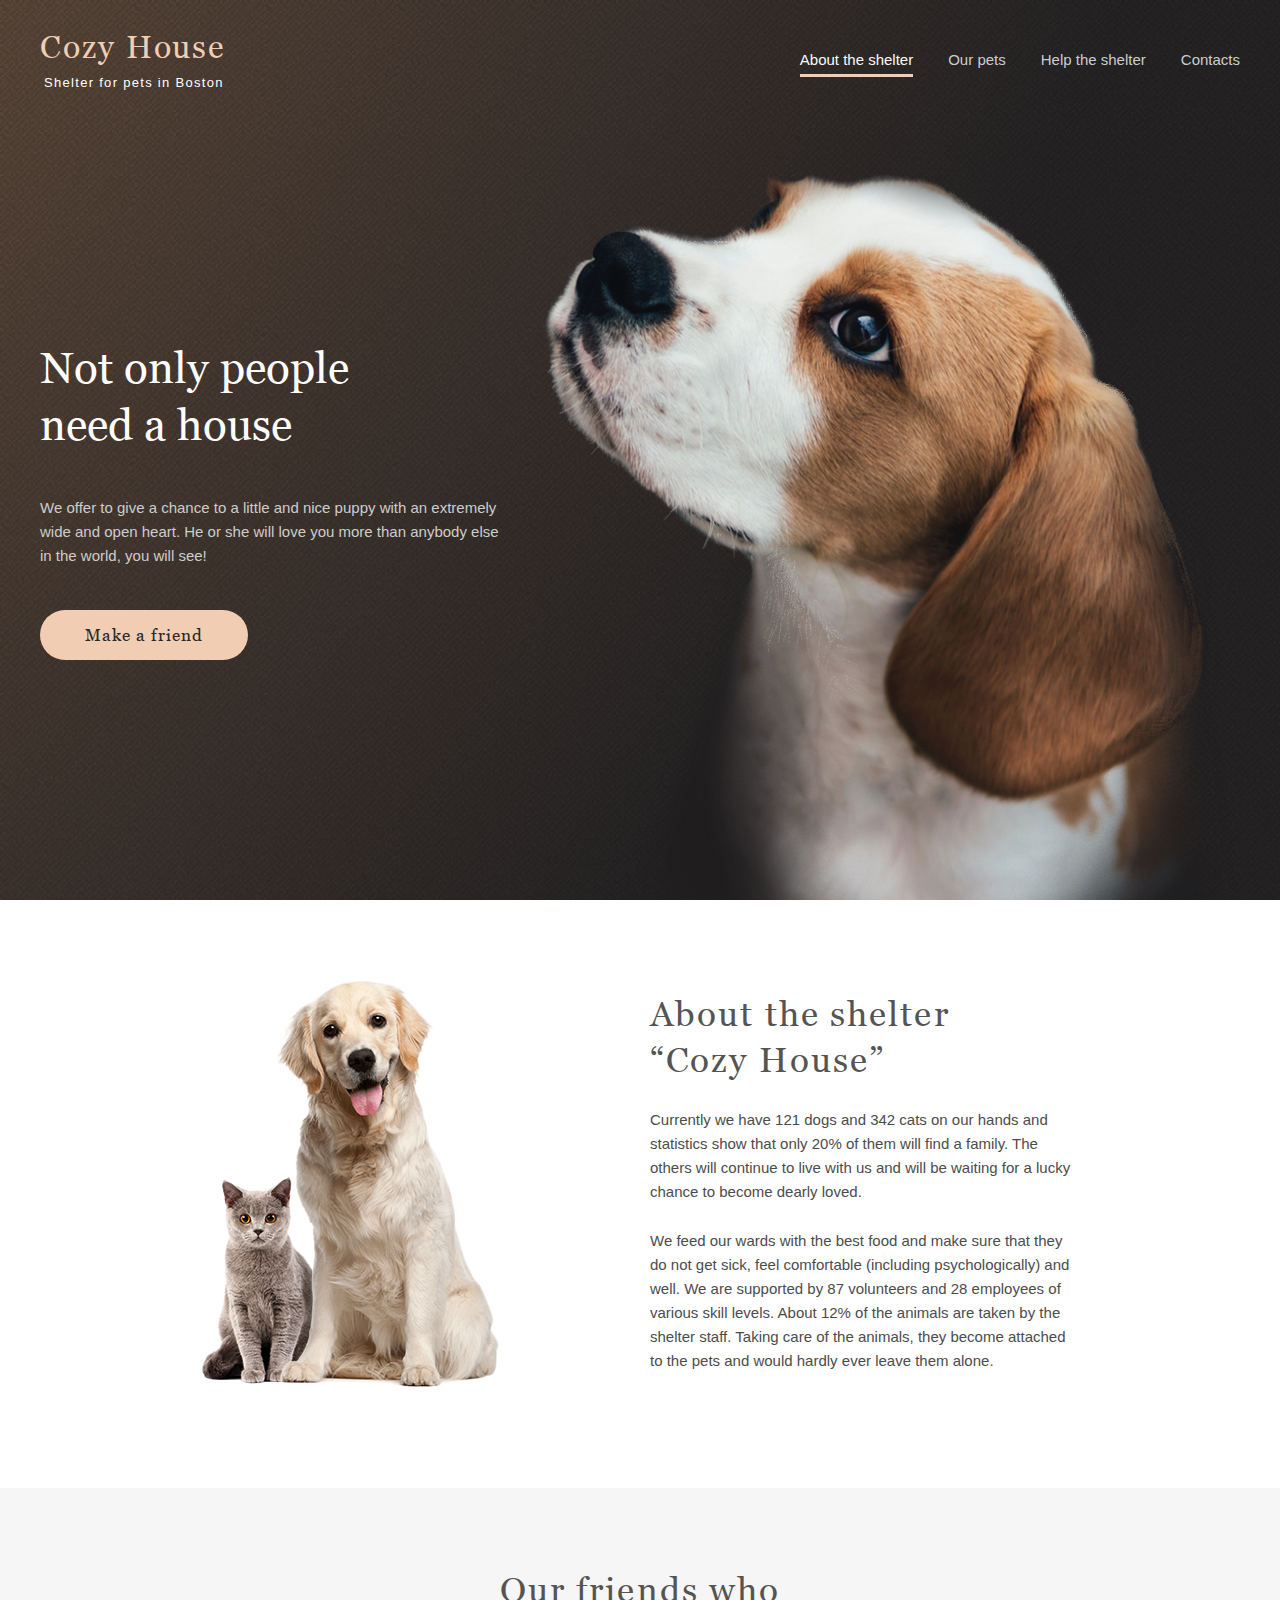
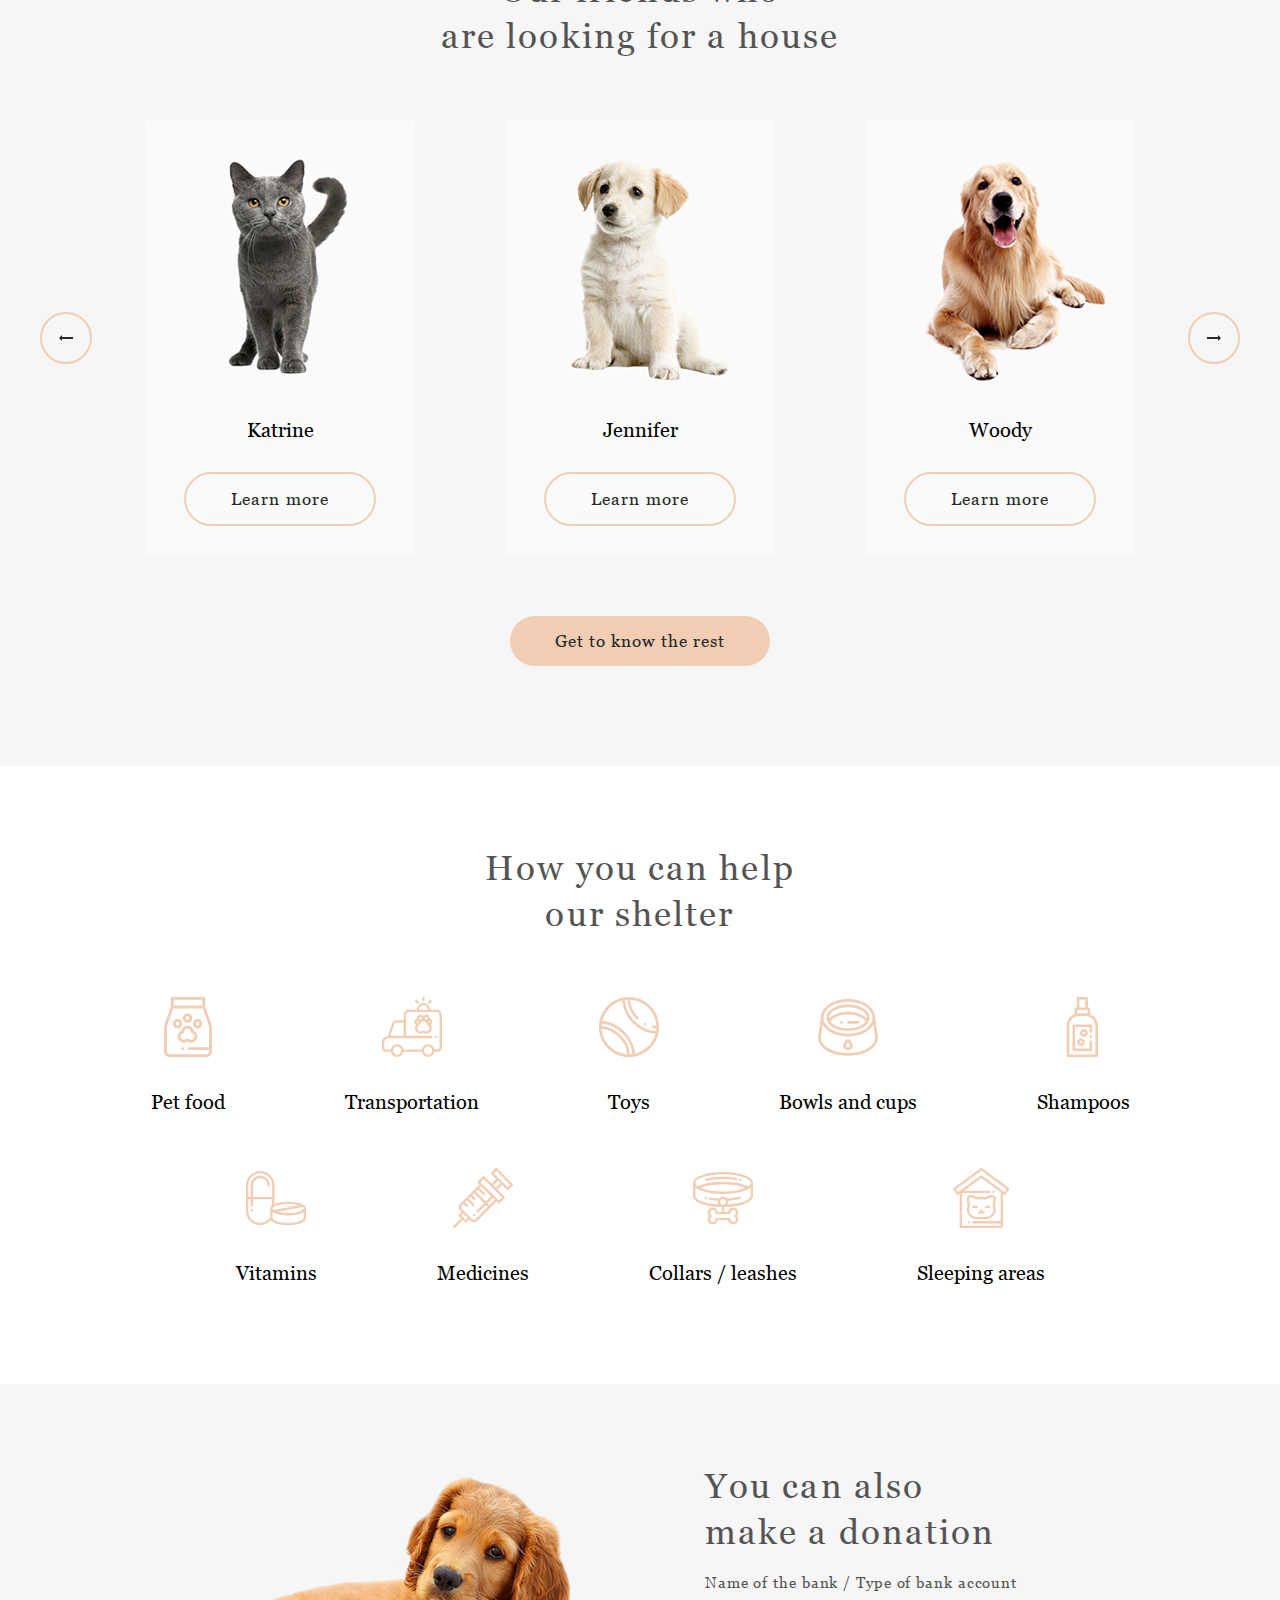
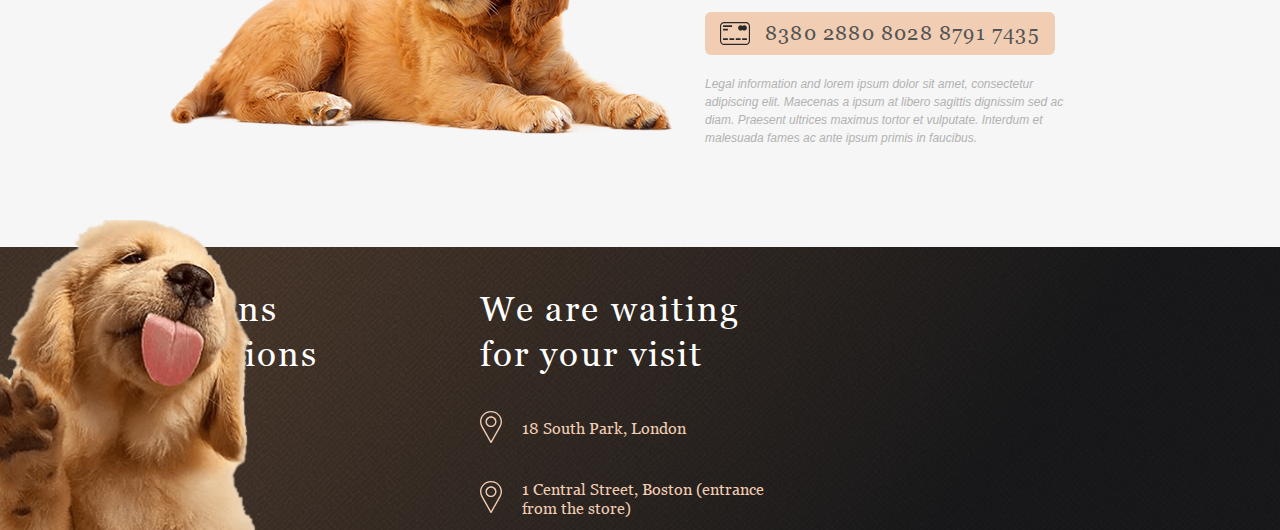
<file: index.html>
<!DOCTYPE html>
<html lang="en">

<head>
    <meta charset="UTF-8">
    <meta http-equiv="X-UA-Compatible" content="IE=edge">
    <meta name="viewport" content="width=device-width, initial-scale=1.0">
    <title>Document</title>
    <link rel="stylesheet" href="assets/css/main.css">
    <link rel="icon" href="assets/favicon/favicon.ico">
</head>

<body>
    <div class="wrapper">
        <header class="header">
            <div class="header__container">
                <div class="header__logo logo">
                    <a class="logo__link" href="#no_scroll">
                        <div class="logo__title">Cozy House</div>
                        <div class="logo__subtitle">Shelter for pets in Boston</div>
                    </a>
                </div>
                <nav class="header__menu menu">
                    <ul class="menu__list">
                        <li class="menu__item"><a class="menu__link menu__link_active" href="">About the shelter</a>
                        </li>
                        <li class="menu__item"><a class="menu__link" href="../pets/index.html">Our pets</a></li>
                        <li class="menu__item"><a class="menu__link" href="#help">Help the shelter</a></li>
                        <li class="menu__item"><a class="menu__link" href="#footer">Contacts</a></li>
                    </ul>
                </nav>
                <button class="header__burger" type="button"></button>
            </div>
        </header>

        <main class="page">
            <section class="page__promo promo">
                <div class="promo__container">
                    <div class="promo__content">
                        <h1 class="promo__title">Not only people need a house</h1>
                        <p class="promo__text">We offer to give a chance to a little and nice puppy with an extremely
                            wide and open heart. He or she will love you more than anybody else in the world, you will
                            see!</p>
                        <a class="promo__button button button_filled" href="#friends">Make a friend</a>
                    </div>
                    <div class="promo__image">
                        <img src="../../assets/images/puppy.png" alt="puppy">
                    </div>
                </div>
            </section>
            <section class="page__about about">
                <div class="about__container">
                    <div class="about__image">
                        <img src="../../assets/images/about-pets.png" alt="pets">
                    </div>
                    <div class="about__content">
                        <h2 class="about__title title">About the shelter “Cozy House”</h2>
                        <p class="about__text">Currently we have 121 dogs and 342 cats on our hands and statistics show
                            that only 20% of them will find a family. The others will continue to live with us and will
                            be waiting for a lucky chance to become dearly loved.</p>
                        <p class="about__text">We feed our wards with the best food and make sure that they do not get
                            sick, feel comfortable (including psychologically) and well. We are supported by 87
                            volunteers and 28 employees of various skill levels. About 12% of the animals are taken by
                            the shelter staff. Taking care of the animals, they become attached to the pets and would
                            hardly ever leave them alone.</p>
                    </div>
                </div>
            </section>
            <section class="page__friends friends" id="friends">
                <div class="friends__container">
                    <h2 class="friends__title title">Our friends who<br> are looking for a house</h2>
                    <div class="friends__slider">
                        <div class="friends__slider-wrapper">
                            <div class="friends__slider-slide">
                                <div class="pet-item">
                                    <div class="pet-item__image">
                                        <img src="../../assets/images/pets-katrine.png" alt="Katrine">
                                    </div>
                                    <div class="pet-item__name">Katrine</div>
                                    <button class="pet-item__button button button_outlined">Learn more</button>
                                </div>
                            </div>
                            <div class="friends__slider-slide">
                                <div class="pet-item">
                                    <div class="pet-item__image">
                                        <img src="../../assets/images/pets-jennifer.png" alt="Jennifer">
                                    </div>
                                    <div class="pet-item__name">Jennifer</div>
                                    <button class="pet-item__button button button_outlined">Learn more</button>
                                </div>
                            </div>
                            <div class="friends__slider-slide">
                                <div class="pet-item">
                                    <div class="pet-item__image">
                                        <img src="../../assets/images/pets-woody.png" alt="Katrine">
                                    </div>
                                    <div class="pet-item__name">Woody</div>
                                    <button class="pet-item__button button button_outlined">Learn more</button>
                                </div>
                            </div>
                        </div>
                        <div class="friends__slider-button-prev">
                            <img src="../../assets/images/arrow_prev.svg" alt="prev">
                        </div>
                        <div class="friends__slider-button-next">
                            <img src="../../assets/images/arrow_next.svg" alt="next">
                        </div>
                    </div>
                    <a class="friends__button button button_filled" href="../pets/index.html">Get to know the rest</a>
            </section>

            <section class="page__help help" id="help">
                <div class="help__container">
                    <h2 class="help__title title">How you can help <span>our shelter</span></h2>
                    <div class="help__list">
                        <div class="help__item item-help">
                            <div class="item-help__icon">
                                <svg width="60" height="60" viewBox="0 0 60 60" fill="none"
                                    xmlns="http://www.w3.org/2000/svg">
                                    <path
                                        d="M52.8978 25.4978L47.1429 9.7473V1.42852C47.1429 0.639609 46.5032 0 45.7144 0H14.2858C13.4969 0 12.8573 0.639727 12.8573 1.42852V9.74719L7.10214 25.4978C6.41927 27.3636 6.07039 29.335 6.07147 31.3219V55.0765C6.07147 57.7913 8.28011 60 10.995 60H49.005C51.7199 60 53.9285 57.7913 53.9285 55.0765V31.3219C53.9285 29.329 53.5817 27.3694 52.8978 25.4978ZM15.7142 2.85715H44.2857V8.57145H15.7142V2.85715ZM51.0715 50.1321H30.9077C30.1188 50.1321 29.4792 50.7718 29.4792 51.5606C29.4792 52.3495 30.1189 52.9891 30.9077 52.9891H51.0715V55.0763C51.0715 56.2157 50.1445 57.1427 49.005 57.1427H10.995C9.85558 57.1427 8.92862 56.2158 8.92862 55.0763V31.3219C8.92774 29.6695 9.21788 28.03 9.78573 26.4783L15.2848 11.4286H44.7152L50.2142 26.4783C50.7821 28.03 51.0722 29.6695 51.0714 31.3219L51.0715 50.1321Z"
                                        fill="#F1CDB3" />
                                    <path
                                        d="M35.6169 33.805C35.1505 30.8772 32.6078 28.632 29.5505 28.632C26.4932 28.632 23.9504 30.8772 23.484 33.805C21.067 34.7989 19.4857 37.2756 19.6899 39.9659C19.9175 42.9637 22.3506 45.392 25.349 45.6148C26.5071 45.7011 27.6572 45.4628 28.6751 44.9259C29.2315 44.6328 29.8697 44.6326 30.4256 44.926C31.3085 45.3908 32.2914 45.6331 33.2891 45.632C33.4429 45.632 33.5974 45.6263 33.7516 45.6149C36.7502 45.3923 39.1832 42.9638 39.411 39.966C39.6152 37.2756 38.0339 34.7989 35.6169 33.805ZM36.562 39.7495C36.4405 41.35 35.1415 42.6466 33.5402 42.7655C32.9176 42.8126 32.3013 42.6851 31.7586 42.3986C31.0781 42.0394 30.3201 41.8517 29.5506 41.8517C28.781 41.8517 28.0231 42.0394 27.3425 42.3986C26.7999 42.6849 26.1849 42.8123 25.5608 42.7655C23.9597 42.6467 22.6606 41.3501 22.5391 39.7495C22.4143 38.1062 23.5296 36.6124 25.1331 36.2746C25.4588 36.206 25.7503 36.0259 25.9573 35.7653C26.1643 35.5047 26.2739 35.18 26.2671 34.8473L26.2648 34.775C26.2648 32.9632 27.7386 31.4893 29.5505 31.4893C31.3623 31.4893 32.8362 32.9632 32.8362 34.7698L32.834 34.8473C32.827 35.1801 32.9366 35.5048 33.1436 35.7654C33.3507 36.026 33.6423 36.2061 33.968 36.2746C35.5717 36.6124 36.6868 38.1062 36.562 39.7495Z"
                                        fill="#F1CDB3" />
                                    <path
                                        d="M29.5506 25.7751C32.1108 25.7751 34.1934 23.6924 34.1934 21.1322C34.1934 18.572 32.1108 16.4893 29.5506 16.4893C26.9904 16.4893 24.9077 18.5721 24.9077 21.1322C24.9077 23.6923 26.9906 25.7751 29.5506 25.7751ZM29.5506 19.3465C30.5353 19.3465 31.3363 20.1475 31.3363 21.1322C31.3363 22.1169 30.5353 22.9179 29.5506 22.9179C28.5659 22.9179 27.7649 22.1169 27.7649 21.1322C27.7649 20.1475 28.566 19.3465 29.5506 19.3465Z"
                                        fill="#F1CDB3" />
                                    <path
                                        d="M24.1935 26.6561C24.1935 24.0959 22.1107 22.0132 19.5506 22.0132C16.9905 22.0132 14.9078 24.096 14.9078 26.6561C14.9078 29.2162 16.9904 31.2989 19.5506 31.2989C22.1108 31.2989 24.1935 29.2162 24.1935 26.6561ZM19.5506 28.4418C18.5659 28.4418 17.7649 27.6408 17.7649 26.6561C17.7649 25.6714 18.5659 24.8704 19.5506 24.8704C20.5353 24.8704 21.3363 25.6714 21.3363 26.6561C21.3363 27.6408 20.5352 28.4418 19.5506 28.4418Z"
                                        fill="#F1CDB3" />
                                    <path
                                        d="M39.5506 22.0131C36.9904 22.0131 34.9077 24.0959 34.9077 26.656C34.9077 29.216 36.9906 31.2988 39.5506 31.2988C42.1107 31.2988 44.1934 29.2162 44.1934 26.656C44.1934 24.0958 42.1107 22.0131 39.5506 22.0131ZM39.5506 28.4418C38.5658 28.4418 37.7649 27.6408 37.7649 26.6561C37.7649 25.6714 38.5659 24.8704 39.5506 24.8704C40.5353 24.8704 41.3363 25.6714 41.3363 26.6561C41.3363 27.6408 40.5353 28.4418 39.5506 28.4418Z"
                                        fill="#F1CDB3" />
                                    <path
                                        d="M24.6934 50.1322H24.3465C23.5576 50.1322 22.918 50.7719 22.918 51.5607C22.918 52.3496 23.5577 52.9892 24.3465 52.9892H24.6934C25.4823 52.9892 26.1219 52.3495 26.1219 51.5607C26.122 50.7719 25.4824 50.1322 24.6934 50.1322Z"
                                        fill="#F1CDB3" />
                                </svg>
                            </div>
                            <div class="item-help__title">Pet food</div>
                        </div>
                        <div class="help__item item-help">
                            <div class="item-help__icon">
                                <svg width="61" height="60" viewBox="0 0 61 60" fill="none"
                                    xmlns="http://www.w3.org/2000/svg">
                                    <path
                                        d="M56.0044 12.7115H48.9814V12.5095C48.9814 8.87665 46.026 5.92118 42.3932 5.92118C38.7603 5.92118 35.8049 8.87665 35.8049 12.5095V12.7115H27.5571C24.8414 12.7115 22.6321 14.9209 22.6321 17.6365V23.2009H15.2458C13.4838 23.2009 11.9176 24.2562 11.2558 25.8893C11.2462 25.9133 11.2373 25.9375 11.2291 25.962L6.96808 38.8689C6.9294 38.8919 6.88007 38.9191 6.81866 38.9498C6.57503 39.0714 6.11929 39.2568 5.33507 39.4484C4.09062 39.7499 2.9839 40.4616 2.19323 41.4688C1.40255 42.4759 0.973964 43.72 0.976513 45.0004V51.0987C0.976513 53.1406 2.63765 54.8018 4.67952 54.8018L9.90374 54.802C10.4553 57.7562 13.0514 59.9999 16.1632 59.9999C19.2749 59.9999 21.8709 57.7561 22.4226 54.8021L40.8472 54.8024C41.3989 57.7564 43.9949 59.9999 47.1066 59.9999C50.2181 59.9999 52.8141 57.7565 53.3659 54.8026L56.6836 54.8027C59.2232 54.8027 60.9294 53.0963 60.9294 50.5568V20.08C60.9294 13.4295 57.4851 12.7115 56.0044 12.7115ZM38.1486 12.5095C38.1486 10.169 40.0527 8.26493 42.3932 8.26493C44.7336 8.26493 46.6377 10.169 46.6377 12.5095V12.7115H38.1486V12.5095ZM13.4413 26.7379C13.591 26.3833 13.8422 26.0809 14.1632 25.8686C14.4842 25.6563 14.8609 25.5436 15.2457 25.5447H22.6319V38.8266H9.45022L13.4413 26.7379ZM16.1632 57.6562C13.9435 57.6562 12.1377 55.8504 12.1377 53.6307C12.1377 53.6033 12.1392 53.5762 12.1398 53.5488C12.1406 53.5069 12.1408 53.465 12.143 53.4234C12.1433 53.4168 12.1441 53.4104 12.1445 53.4038C12.2626 51.2894 14.02 49.6052 16.1632 49.6052C18.1026 49.6052 19.7262 50.9841 20.105 52.8129L20.1067 52.82C20.1194 52.882 20.1305 52.9445 20.1403 53.0076L20.1422 53.018C20.1492 53.0638 20.1544 53.1101 20.1598 53.1564C20.1622 53.1775 20.1656 53.1983 20.1677 53.2194C20.1714 53.2554 20.1734 53.2921 20.176 53.3285C20.1784 53.3602 20.1817 53.3916 20.1833 53.4235C20.185 53.4563 20.185 53.4896 20.1858 53.5226C20.1867 53.5586 20.1885 53.5944 20.1885 53.6306C20.1887 55.8504 18.3828 57.6562 16.1632 57.6562ZM47.1066 57.6562C44.8869 57.6562 43.081 55.8504 43.081 53.6307C43.081 53.5783 43.083 53.5263 43.085 53.4743C43.0856 53.4576 43.0855 53.4405 43.0863 53.4238C43.0883 53.3852 43.0921 53.3471 43.0951 53.3088C43.0975 53.2791 43.0989 53.2491 43.1019 53.2196C43.1032 53.207 43.1053 53.1947 43.1066 53.1823C43.1202 53.06 43.1386 52.939 43.163 52.8203C43.1637 52.8168 43.1646 52.8134 43.1654 52.8099C43.5455 50.9826 45.168 49.6053 47.1066 49.6053C47.6614 49.6053 48.1905 49.7181 48.6719 49.9222C50.1163 50.5341 51.1319 51.966 51.1319 53.6308C51.1319 55.8504 49.3262 57.6562 47.1066 57.6562ZM56.6836 52.4588L53.3678 52.4587C53.3639 52.4379 53.3589 52.4175 53.3548 52.3968C53.3272 52.2591 53.2954 52.1222 53.2595 51.9864C53.2435 51.927 53.2267 51.8679 53.209 51.809C53.198 51.7724 53.1872 51.7358 53.1757 51.6994C53.156 51.6382 53.1353 51.5772 53.1137 51.5166C53.1022 51.4842 53.0913 51.4513 53.0793 51.4191C53.0531 51.3492 53.0257 51.2799 52.997 51.211C52.988 51.1892 52.9798 51.1669 52.9705 51.1452C52.9318 51.0542 52.891 50.9641 52.8482 50.875C52.8428 50.8639 52.8369 50.8532 52.8315 50.8422C52.7941 50.7656 52.7552 50.6897 52.7148 50.6146C52.6999 50.5871 52.6841 50.5602 52.6689 50.5329C52.6367 50.4749 52.6036 50.4175 52.5696 50.3606C52.5511 50.3297 52.5319 50.2995 52.5128 50.2689C52.4605 50.1846 52.4061 50.1016 52.3495 50.0201C52.2939 49.9395 52.2365 49.8602 52.1773 49.7821C52.1403 49.7337 52.1026 49.6858 52.0643 49.6385C52.0414 49.6102 52.0189 49.5819 51.9956 49.554C51.9539 49.5043 51.9114 49.4553 51.8682 49.4069C51.8469 49.383 51.8262 49.3585 51.8045 49.3349C51.7507 49.2763 51.6958 49.2188 51.6398 49.1623C51.6278 49.1501 51.6163 49.1374 51.6041 49.1253C51.535 49.0563 51.4644 48.989 51.3922 48.9233C51.3769 48.9092 51.3608 48.896 51.3452 48.882C51.2887 48.8315 51.2316 48.7815 51.1732 48.7329C51.1476 48.7116 51.1213 48.6912 51.0954 48.6704C51.046 48.6304 50.996 48.5911 50.9455 48.5525C50.9157 48.53 50.8856 48.5081 50.8555 48.4861C50.7281 48.3927 50.5972 48.3043 50.463 48.221C50.4302 48.2004 50.3973 48.1802 50.364 48.1602C50.3121 48.1292 50.2596 48.0993 50.2068 48.0698C50.1743 48.0516 50.1419 48.0331 50.1091 48.0155C50.0517 47.9847 49.9935 47.9553 49.935 47.9262C49.9059 47.9117 49.8772 47.8966 49.8479 47.8826C49.7713 47.8461 49.694 47.8111 49.616 47.7776C49.6041 47.7725 49.5923 47.7667 49.5803 47.7616C49.4896 47.7233 49.398 47.6871 49.3056 47.6531C49.2792 47.6433 49.2524 47.6348 49.2258 47.6254C49.1594 47.602 49.093 47.5789 49.0257 47.5575C48.9905 47.5464 48.9548 47.5363 48.9193 47.5258C48.8597 47.5081 48.7999 47.4906 48.7396 47.4746C48.7009 47.4643 48.662 47.4549 48.623 47.4453C48.5245 47.421 48.4254 47.3992 48.3259 47.3798C48.2669 47.3684 48.2078 47.3578 48.1485 47.348C48.1078 47.3413 48.0671 47.3345 48.0262 47.3287C47.9646 47.3199 47.9028 47.3121 47.841 47.3051C47.8017 47.3006 47.7626 47.2956 47.7231 47.2919C47.6545 47.2856 47.5859 47.2803 47.5172 47.2762C47.4835 47.2741 47.4503 47.271 47.4165 47.2694C47.3132 47.2643 47.2098 47.2617 47.1064 47.2615C47.0025 47.2615 46.8991 47.2645 46.7964 47.2694C46.7626 47.271 46.7292 47.2741 46.6956 47.2762C46.6268 47.2806 46.5581 47.2853 46.4899 47.2919C46.4503 47.2958 46.4112 47.3007 46.3718 47.3052C46.3099 47.3124 46.2482 47.3199 46.1869 47.3288C46.1459 47.3348 46.105 47.3415 46.0642 47.3483C45.9641 47.3649 45.8644 47.3838 45.7651 47.4049C45.7068 47.4175 45.6486 47.431 45.5906 47.4453C45.5512 47.4549 45.512 47.4645 45.473 47.4748C45.4132 47.4906 45.354 47.5079 45.295 47.5254C45.2589 47.5362 45.2225 47.5464 45.1867 47.5578C45.121 47.5788 45.0556 47.601 44.9906 47.6242C44.9627 47.6341 44.9345 47.6431 44.9067 47.6534C44.8146 47.6874 44.7234 47.7233 44.6334 47.7613C44.6185 47.7677 44.604 47.7747 44.5891 47.7812C44.514 47.8136 44.4395 47.847 44.3659 47.8822C44.3348 47.897 44.3045 47.913 44.2737 47.9283C44.2172 47.9566 44.1607 47.9849 44.1051 48.0147C44.0708 48.0331 44.0369 48.0524 44.003 48.0715C43.9518 48.1001 43.901 48.1293 43.8506 48.1592C43.7321 48.2304 43.6158 48.3051 43.5019 48.3833C43.4545 48.416 43.4076 48.4494 43.3611 48.4835C43.3291 48.5068 43.297 48.53 43.2655 48.5539C43.2173 48.5904 43.1701 48.6281 43.123 48.6659C43.0946 48.6888 43.0659 48.711 43.0379 48.7343C42.9838 48.7795 42.9308 48.826 42.8782 48.8727C42.8586 48.8901 42.8386 48.9069 42.8193 48.9244C42.7481 48.9892 42.6785 49.0556 42.6104 49.1235C42.5932 49.1406 42.5769 49.1587 42.5598 49.176C42.5093 49.2276 42.4591 49.2795 42.4103 49.3328C42.3859 49.3595 42.3623 49.387 42.3384 49.414C42.2982 49.4594 42.2583 49.5049 42.2194 49.5514C42.1941 49.5817 42.1694 49.6126 42.1447 49.6434C42.1086 49.6881 42.073 49.7331 42.0381 49.7788C41.9544 49.889 41.8742 50.0018 41.7975 50.1169C41.7655 50.165 41.7346 50.2137 41.704 50.2627C41.683 50.2962 41.6618 50.3296 41.6415 50.3635C41.6099 50.4161 41.5796 50.4695 41.5496 50.5232C41.5321 50.5545 41.5139 50.5854 41.4968 50.6172C41.4607 50.684 41.4264 50.752 41.3927 50.8202C41.3832 50.8394 41.373 50.858 41.3638 50.8774C41.3216 50.965 41.2815 51.0536 41.2434 51.143C41.2318 51.1703 41.2214 51.1982 41.2102 51.2258C41.1843 51.2889 41.1587 51.3523 41.1348 51.4165C41.1214 51.4524 41.1094 51.4887 41.0966 51.5247C41.0764 51.5817 41.057 51.6389 41.0384 51.6964C41.0258 51.7355 41.0142 51.7751 41.0024 51.8146C40.9736 51.911 40.9471 52.008 40.923 52.1056C40.9091 52.162 40.8961 52.2187 40.8837 52.2758C40.8746 52.3171 40.8657 52.3585 40.8575 52.4001C40.8537 52.4198 40.8489 52.4391 40.8452 52.4588L22.4241 52.4585C22.4202 52.4382 22.4154 52.4181 22.4114 52.3979C22.4035 52.3578 22.3949 52.3181 22.3863 52.2783C22.3523 52.1215 22.3122 51.9659 22.2662 51.8122C22.2548 51.774 22.2435 51.7358 22.2314 51.6978C22.2124 51.6389 22.1926 51.5804 22.1719 51.5221C22.1596 51.4872 22.1477 51.452 22.1348 51.4174C22.1104 51.3522 22.0848 51.2875 22.0581 51.2232C22.0473 51.1967 22.0372 51.1697 22.026 51.1435C21.9878 51.0538 21.9476 50.965 21.9053 50.8771C21.8967 50.8594 21.8873 50.8423 21.8787 50.8247C21.8444 50.7548 21.8089 50.6855 21.772 50.6169C21.7554 50.5859 21.7376 50.5556 21.7203 50.525C21.6899 50.4707 21.6593 50.4166 21.6273 50.3634C21.6071 50.3297 21.5862 50.2968 21.5654 50.2636C21.5347 50.2143 21.5034 50.1654 21.4713 50.1169C21.3946 50.0019 21.3144 49.8893 21.2309 49.7792C21.196 49.7335 21.1604 49.6885 21.1243 49.6438C21.0995 49.613 21.0748 49.582 21.0494 49.5516C21.0105 49.5055 20.971 49.4598 20.9309 49.4147C20.9067 49.3876 20.883 49.3599 20.8585 49.3331C20.8103 49.2803 20.7606 49.2289 20.7105 49.1778C20.693 49.1599 20.6762 49.1413 20.6584 49.1238C20.5904 49.0559 20.5209 48.9897 20.4499 48.925C20.4302 48.907 20.4096 48.89 20.3897 48.8722C20.3376 48.8255 20.2848 48.7798 20.2312 48.7349C20.2029 48.7114 20.1738 48.6888 20.1451 48.6657C20.0985 48.6282 20.0516 48.5908 20.0038 48.5546C19.972 48.5304 19.9397 48.5071 19.9075 48.4836C19.8612 48.4497 19.8145 48.4165 19.7674 48.3838C19.6868 48.3285 19.6049 48.2749 19.5219 48.2232C19.4875 48.2016 19.4528 48.1803 19.418 48.1594C19.3679 48.1296 19.3174 48.1006 19.2666 48.0722C19.2323 48.053 19.1982 48.0336 19.1635 48.0151C19.1082 47.9856 19.0525 47.957 18.9963 47.9293C18.9651 47.9137 18.9343 47.8975 18.9028 47.8824C18.8301 47.8478 18.7567 47.8146 18.6827 47.7827C18.6669 47.7758 18.6514 47.7683 18.6355 47.7615C18.5454 47.7234 18.4544 47.6875 18.3626 47.6536C18.3343 47.6432 18.3056 47.6341 18.2771 47.624C18.2127 47.601 18.1478 47.579 18.0826 47.558C18.0465 47.5465 18.0098 47.5362 17.9734 47.5254C17.9146 47.5078 17.8556 47.491 17.7963 47.4751C17.7571 47.4646 17.7176 47.455 17.6781 47.4454C17.5217 47.4067 17.3639 47.3743 17.2049 47.3484C17.1641 47.3417 17.1233 47.3349 17.0822 47.3289C17.0206 47.3202 16.9589 47.3123 16.8971 47.3054C16.8579 47.3008 16.8187 47.2959 16.7792 47.292C16.7107 47.2857 16.6421 47.2805 16.5734 47.2763C16.5397 47.2742 16.5064 47.2711 16.4727 47.2695C16.3694 47.2644 16.266 47.2618 16.1626 47.2617C16.0587 47.2617 15.9554 47.2646 15.8525 47.2695C15.8188 47.2711 15.7854 47.2742 15.7517 47.2763C15.683 47.2808 15.6143 47.2854 15.5461 47.292C15.5065 47.2959 15.4672 47.3008 15.4278 47.3054C15.3662 47.3123 15.3046 47.3202 15.2432 47.3289C15.2019 47.3349 15.161 47.3417 15.1201 47.3484C15.02 47.3648 14.9203 47.3837 14.8212 47.405C14.763 47.4175 14.7053 47.431 14.6476 47.4452C14.6079 47.4549 14.568 47.4646 14.5287 47.4751C14.4698 47.4909 14.4112 47.5076 14.3529 47.5251C14.3161 47.536 14.2791 47.5465 14.2425 47.558C14.178 47.5784 14.1143 47.6007 14.0507 47.6231C14.0212 47.6334 13.9916 47.6429 13.9624 47.6536C13.8708 47.6875 13.7801 47.7231 13.6905 47.761C13.6724 47.7687 13.6547 47.7773 13.6366 47.7851C13.565 47.8162 13.4938 47.8481 13.4235 47.8817C13.3907 47.8974 13.3585 47.9143 13.326 47.9306C13.2712 47.9577 13.2168 47.9855 13.1628 48.0142C13.1272 48.0333 13.0922 48.0534 13.0569 48.0732C13.0072 48.1011 12.9576 48.1292 12.9088 48.1585C12.8252 48.2086 12.7427 48.2604 12.6614 48.3141C12.6262 48.3373 12.5913 48.3608 12.5566 48.3847C12.5107 48.4163 12.4655 48.4488 12.4203 48.4816C12.3869 48.506 12.3533 48.5302 12.3204 48.5553C12.2743 48.5903 12.2291 48.6263 12.184 48.6625C12.1536 48.6869 12.1229 48.7107 12.0932 48.7356C12.0424 48.7778 11.993 48.8214 11.9436 48.8651C11.9207 48.8854 11.8972 48.9051 11.8745 48.9257C11.8043 48.9898 11.7355 49.0554 11.6681 49.1225C11.6473 49.1433 11.6273 49.1651 11.6067 49.1862C11.56 49.2342 11.5134 49.2822 11.4682 49.3315C11.4418 49.3602 11.4165 49.3899 11.3907 49.4191C11.3525 49.4623 11.3144 49.5056 11.2775 49.5499C11.2508 49.5817 11.2248 49.6143 11.1988 49.6468C11.1641 49.6897 11.13 49.7331 11.0965 49.777C11.0376 49.8544 10.9804 49.9332 10.925 50.0132C10.9007 50.0482 10.8767 50.0835 10.8531 50.1189C10.8223 50.1653 10.7925 50.2123 10.7628 50.2594C10.7408 50.2946 10.7187 50.3295 10.6973 50.3651C10.667 50.4156 10.638 50.467 10.6091 50.5183C10.5903 50.5517 10.571 50.5847 10.5527 50.6185C10.519 50.6817 10.4863 50.7454 10.4546 50.8097C10.4432 50.8327 10.431 50.8552 10.4198 50.8784C10.3781 50.9651 10.3384 51.0529 10.3005 51.1417C10.2876 51.172 10.2762 51.2028 10.2637 51.2333C10.2391 51.2936 10.2146 51.354 10.1919 51.4151C10.178 51.4525 10.1653 51.4904 10.1521 51.5281C10.1326 51.5835 10.1134 51.639 10.0955 51.695C10.0826 51.7352 10.0706 51.7757 10.0585 51.8163C10.0423 51.871 10.0264 51.9258 10.0116 51.9811C9.98547 52.0781 9.96183 52.1757 9.94065 52.2739C9.93151 52.3161 9.92237 52.3581 9.91405 52.4007C9.9103 52.4199 9.90561 52.4389 9.90198 52.4581H4.67952C3.92999 52.4581 3.32026 51.8484 3.32026 51.0987V45.0004C3.31869 44.2451 3.57146 43.5113 4.03784 42.9171C4.50422 42.323 5.15705 41.9032 5.89112 41.7254C6.55897 41.5621 7.13261 41.376 7.60101 41.1705H50.1626C50.8097 41.1705 51.3344 40.6458 51.3344 39.9986C51.3344 39.3515 50.8097 38.8267 50.1626 38.8267H24.9758V17.6365C24.9758 16.2133 26.1339 15.0552 27.5571 15.0552H56.0042C58.2503 15.0552 58.5855 18.2034 58.5855 20.08V50.5567C58.5855 52.2118 57.3939 52.4588 56.6836 52.4588Z"
                                        fill="#F1CDB3" />
                                    <path
                                        d="M51.4371 24.8147C51.4372 23.2763 50.3567 21.9863 48.9149 21.6615C48.9226 21.5806 48.9287 21.4992 48.9311 21.4169C48.9579 20.4633 48.6017 19.5567 47.9282 18.864C47.2432 18.1596 46.2866 17.7557 45.3034 17.7557C44.1154 17.7557 43.0573 18.3338 42.3948 19.2239C41.7328 18.3338 40.6738 17.7557 39.4831 17.7557C38.5086 17.7557 37.5586 18.1544 36.8767 18.8498C36.1995 19.5402 35.8367 20.4483 35.8552 21.4064C35.8568 21.4923 35.8627 21.5773 35.8703 21.6618C34.4291 21.987 33.3492 23.2766 33.3492 24.8147C33.3492 26.1163 34.1229 27.2399 35.2341 27.7519C34.4513 28.7206 33.9945 29.9464 33.9945 31.2423C33.9945 34.3028 36.4843 36.7927 39.5448 36.7927C40.5529 36.7927 41.537 36.5172 42.3932 36.0051C43.254 36.5202 44.2384 36.7923 45.2415 36.7927C48.302 36.7927 50.7919 34.3028 50.7919 31.2423C50.7919 29.9462 50.3351 28.7206 49.5523 27.7519C50.6636 27.2399 51.4371 26.1163 51.4371 24.8147ZM45.3034 20.0996C45.6574 20.0996 46.0016 20.2448 46.2478 20.4979C46.4762 20.7328 46.597 21.0357 46.5883 21.3508C46.568 22.0692 45.9856 22.6602 45.2898 22.6682C45.1034 22.668 44.9191 22.6279 44.7495 22.5505C44.7285 22.5408 44.7079 22.5304 44.6868 22.5209C44.58 22.4646 44.4823 22.3927 44.3966 22.3077C44.1518 22.0648 44.0177 21.7384 44.0191 21.3885C44.022 20.6778 44.5982 20.0996 45.3034 20.0996ZM38.5498 20.491C38.6711 20.3665 38.8163 20.2677 38.9766 20.2005C39.1369 20.1332 39.3091 20.0988 39.4829 20.0994C40.1903 20.0994 40.7664 20.6762 40.7672 21.3851C40.7681 21.5579 40.7343 21.7291 40.6678 21.8885C40.6013 22.048 40.5035 22.1925 40.3801 22.3135C40.2964 22.3959 40.2013 22.466 40.0978 22.5217C40.0595 22.5391 40.0221 22.5577 39.9843 22.5758C39.8315 22.6389 39.6675 22.6704 39.5023 22.6683C38.7969 22.6567 38.212 22.0704 38.1983 21.3613C38.192 21.0374 38.3169 20.7285 38.5498 20.491ZM35.693 24.8148C35.6929 24.3245 36.0918 23.9257 36.5818 23.9257C37.0722 23.9257 37.4709 24.3245 37.4709 24.8148C37.4709 24.9155 37.4534 25.0118 37.4224 25.1022C37.3931 25.1611 37.3649 25.2207 37.3377 25.2808C37.1809 25.5341 36.9012 25.7038 36.582 25.7038C36.0918 25.7038 35.693 25.305 35.693 24.8148ZM45.2415 34.4492C44.4765 34.4489 43.7368 34.175 43.1561 33.6769C42.9438 33.4945 42.6731 33.3943 42.3932 33.3946C42.1133 33.3944 41.8426 33.4946 41.6303 33.6769C41.0496 34.175 40.3099 34.4489 39.5448 34.4492C37.7767 34.4492 36.3382 33.0107 36.3382 31.2426C36.3382 29.9023 37.1833 28.6919 38.4409 28.2307C38.6472 28.1551 38.8281 28.023 38.9629 27.8495C39.0977 27.676 39.181 27.4681 39.2033 27.2495C39.2362 26.9273 39.3176 26.6118 39.4447 26.3139C39.4865 26.2346 39.5256 26.1537 39.5608 26.0707C39.8716 25.4851 40.3571 25.0108 40.9498 24.7136C41.0008 24.6912 41.0511 24.6676 41.1011 24.6428C41.5085 24.4648 41.9485 24.3731 42.3932 24.3737C42.8513 24.3737 43.2875 24.4692 43.6828 24.6417C43.7327 24.6665 43.7831 24.6899 43.8341 24.7123C44.4279 25.0094 44.9143 25.4843 45.2256 26.0707C45.2608 26.1537 45.2999 26.2346 45.3416 26.3139C45.4688 26.6118 45.5502 26.9273 45.583 27.2495C45.6053 27.4681 45.6886 27.676 45.8235 27.8495C45.9583 28.023 46.1391 28.1551 46.3454 28.2307C47.6031 28.692 48.4481 29.9023 48.4481 31.2426C48.4481 33.0106 47.0097 34.4492 45.2415 34.4492ZM48.2045 25.7038C47.8853 25.7038 47.6056 25.5341 47.4488 25.2808C47.4216 25.2208 47.3933 25.1612 47.364 25.1022C47.3321 25.0097 47.3157 24.9126 47.3155 24.8148C47.3155 24.3245 47.7143 23.9257 48.2046 23.9257C48.6948 23.9257 49.0936 24.3245 49.0936 24.8148C49.0935 25.3049 48.6947 25.7038 48.2045 25.7038Z"
                                        fill="#F1CDB3" />
                                    <path
                                        d="M56.0193 39.7758C56.0043 39.7007 55.9819 39.6273 55.9526 39.5566C55.9234 39.4857 55.8873 39.4178 55.8448 39.3539C55.8026 39.2897 55.7539 39.23 55.6995 39.1758C55.6452 39.1214 55.5856 39.0727 55.5214 39.0305C55.3933 38.9457 55.25 38.8864 55.0995 38.8559C54.9487 38.8254 54.7933 38.8254 54.6425 38.8559C54.5675 38.8712 54.4936 38.8934 54.4221 38.9227C54.3518 38.952 54.2839 38.9884 54.2206 39.0305C54.1561 39.0727 54.0964 39.1219 54.0425 39.1758C53.9884 39.2297 53.9392 39.2895 53.896 39.3539C53.8538 39.4172 53.8173 39.4852 53.7893 39.5566C53.76 39.627 53.7366 39.7008 53.7225 39.7758C53.7073 39.8508 53.6991 39.9281 53.6991 40.0043C53.6991 40.0803 53.7073 40.1578 53.7225 40.234C53.7366 40.3078 53.76 40.3816 53.7893 40.4531C53.8186 40.5234 53.855 40.5914 53.8971 40.6547C53.9392 40.7191 53.9884 40.7789 54.0425 40.8328C54.0964 40.8867 54.1561 40.9359 54.2206 40.9793C54.2839 41.0215 54.3518 41.0566 54.4221 41.0859C54.4936 41.1152 54.5675 41.1387 54.6425 41.1527C54.7176 41.168 54.7949 41.1762 54.871 41.1762C54.9471 41.1762 55.0246 41.168 55.0995 41.1527C55.1745 41.1387 55.2483 41.1152 55.3186 41.0859C55.3901 41.0566 55.4581 41.0215 55.5214 40.9793C55.5859 40.9359 55.6457 40.8867 55.6995 40.8328C55.7534 40.7789 55.8026 40.7191 55.8448 40.6547C55.8869 40.5914 55.9233 40.5234 55.9526 40.4531C55.9819 40.3816 56.0041 40.3078 56.0193 40.234C56.0346 40.1578 56.0427 40.0803 56.0427 40.0043C56.0427 39.9281 56.0346 39.8508 56.0193 39.7758Z"
                                        fill="#F1CDB3" />
                                    <path
                                        d="M42.3932 0C41.7461 0 41.2213 0.524648 41.2213 1.17188V3.13359C41.2213 3.78082 41.7461 4.30547 42.3932 4.30547C43.0404 4.30547 43.565 3.7807 43.565 3.13359V1.17188C43.565 0.524648 43.0404 0 42.3932 0Z"
                                        fill="#F1CDB3" />
                                    <path
                                        d="M37.4562 4.55659L35.8205 3.27234C35.6995 3.1773 35.5609 3.10703 35.4127 3.06555C35.2645 3.02407 35.1096 3.01218 34.9568 3.03057C34.804 3.04896 34.6563 3.09727 34.5222 3.17273C34.3881 3.24819 34.2701 3.34934 34.1751 3.47038C33.7755 3.97944 33.8642 4.71609 34.3731 5.11569L36.0088 6.39995C36.2149 6.56221 36.4695 6.65035 36.7318 6.65015C36.9095 6.65039 37.0849 6.61017 37.2447 6.53253C37.4046 6.45488 37.5446 6.34186 37.6543 6.20202C38.054 5.69284 37.9653 4.9562 37.4562 4.55659Z"
                                        fill="#F1CDB3" />
                                    <path
                                        d="M50.6113 3.47021C50.2117 2.96115 49.4752 2.87244 48.9659 3.27216L47.3302 4.55642C46.8211 4.95603 46.7324 5.69267 47.1321 6.20185C47.2417 6.34177 47.3818 6.45487 47.5416 6.53254C47.7015 6.61021 47.8769 6.65042 48.0546 6.6501C48.3169 6.65028 48.5716 6.56214 48.7776 6.3999L50.4133 5.11564C50.9224 4.71603 51.0111 3.97939 50.6113 3.47021Z"
                                        fill="#F1CDB3" />
                                </svg>
                            </div>
                            <div class="item-help__title">Transportation</div>
                        </div>
                        <div class="help__item item-help">
                            <div class="item-help__icon">
                                <svg width="60" height="60" viewBox="0 0 60 60" fill="none"
                                    xmlns="http://www.w3.org/2000/svg">
                                    <path
                                        d="M51.2132 8.78672C45.5469 3.1207 38.0133 0 30 0C21.9867 0 14.4531 3.1207 8.78684 8.78672C3.12047 14.4531 0 21.9866 0 30C0 38.0134 3.12047 45.5469 8.78684 51.2133C14.4531 56.8793 21.9867 60 30 60C38.0133 60 45.5469 56.8793 51.2132 51.2133C56.8795 45.5469 60 38.0134 60 30C60 21.9866 56.8795 14.4531 51.2132 8.78672ZM10.6314 49.3685C5.90438 44.6415 3.11918 38.4906 2.67352 31.8832C3.39 31.9077 4.1223 31.9755 4.86223 32.0856C10.1654 32.8733 15.5023 35.7234 19.8894 40.1106C24.2766 44.4979 27.1266 49.8346 27.9144 55.1379C28.0223 55.8586 28.0894 56.5849 28.1154 57.3132C21.7419 56.8775 15.4928 54.2298 10.6314 49.3685ZM30.7262 57.3682C30.7013 56.4931 30.6239 55.6203 30.4946 54.7545C29.6251 48.9019 26.5139 43.046 21.7338 38.2659C16.9538 33.4859 11.098 30.3746 5.2452 29.5051C4.37502 29.3751 3.49781 29.2977 2.61832 29.2732C2.64105 28.3972 2.7048 27.5283 2.8084 26.6682C3.73793 26.6987 4.68246 26.7843 5.62863 26.9248C12.0308 27.8757 18.4055 31.2484 23.5785 36.4213C28.7512 41.5939 32.1239 47.9687 33.075 54.3709C33.2133 55.3004 33.2987 56.237 33.3307 57.1763C32.4661 57.2814 31.5969 57.3455 30.7262 57.3682ZM49.3685 49.3685C45.5416 53.1952 40.8551 55.6504 35.9248 56.7348C35.881 55.8152 35.7912 54.8983 35.6557 53.9877C34.6229 47.0358 30.9889 40.1423 25.4234 34.5766C19.8575 29.0109 12.964 25.3772 6.0123 24.3444C5.0982 24.2082 4.17782 24.1182 3.25465 24.0746L3.2475 24.0805C4.35598 19.0238 6.88301 14.3798 10.6315 10.6314C14.2923 6.97055 18.7399 4.56516 23.4349 3.41402C23.4672 4.49215 23.5632 5.56742 23.7224 6.63422C24.755 13.5859 28.3889 20.4795 33.9546 26.0453C39.5203 31.611 46.4139 35.2447 53.3659 36.2775C54.4358 36.4373 55.5143 36.5334 56.5956 36.5653L56.6073 36.5459C55.4323 41.3595 52.9617 45.7754 49.3685 49.3685ZM57.1071 33.966C56.0064 33.955 54.8814 33.8653 53.7492 33.6972C47.3468 32.7461 40.972 29.3735 35.7993 24.2006C30.6265 19.0277 27.2538 12.6531 26.3029 6.25102C26.1354 5.12379 26.0455 4.00371 26.034 2.90824C26.8999 2.78261 27.7712 2.69826 28.6451 2.65547C28.6431 3.70254 28.7214 4.7775 28.8832 5.8677C29.7527 11.7204 32.8641 17.5763 37.6441 22.3562C38.1534 22.8654 38.9794 22.8654 39.4888 22.3562C39.9981 21.8469 39.9981 21.021 39.4888 20.5114C35.1016 16.1243 32.2516 10.7876 31.4638 5.48426C31.3205 4.51898 31.2499 3.57035 31.2521 2.65055C37.8434 2.94937 44.3467 5.60918 49.3688 10.6315C54.2461 15.5088 57.0565 21.902 57.3623 28.7483C56.4367 28.7503 55.4855 28.6804 54.5159 28.5363C53.8035 28.4305 53.1397 28.9225 53.034 29.635C52.9281 30.3476 53.42 31.0109 54.1325 31.1167C55.21 31.2768 56.2729 31.3569 57.3083 31.3569C57.3252 31.3569 57.3417 31.356 57.3586 31.356C57.316 32.2295 57.2321 33.1004 57.1071 33.966Z"
                                        fill="#F1CDB3" />
                                    <path
                                        d="M46.1517 25.775C45.8059 25.7756 45.4744 25.9131 45.2296 26.1573C44.9854 26.4021 44.848 26.7336 44.8474 27.0793C44.8474 27.4224 44.9857 27.7589 45.2296 28.0015C45.4722 28.2442 45.8087 28.3836 46.1517 28.3836C46.4947 28.3836 46.8313 28.2442 47.0739 28.0015C47.3176 27.7563 47.4549 27.425 47.456 27.0793C47.456 26.7363 47.3164 26.3998 47.0739 26.1573C46.829 25.9131 46.4975 25.7756 46.1517 25.775Z"
                                        fill="#F1CDB3" />
                                </svg>
                            </div>
                            <div class="item-help__title">Toys</div>
                        </div>
                        <div class="help__item item-help">
                            <div class="item-help__icon">
                                <svg width="60" height="60" viewBox="0 0 60 60" fill="none"
                                    xmlns="http://www.w3.org/2000/svg">
                                    <path
                                        d="M59.985 39.8551L57.1255 20.6441C57.0792 15.0657 53.693 9.89303 47.8159 6.43765C42.9483 3.57605 36.6213 2 30.0001 2C23.3786 2 17.0515 3.57605 12.1838 6.43765C6.3069 9.89303 2.92054 15.0657 2.87437 20.6441L0.0148828 39.8551C0.00503905 39.9216 0 39.9887 0 40.056C0 45.7049 3.76452 50.936 10.3284 54.408C15.7022 57.2504 22.6883 58.8158 30.0001 58.8158C37.3116 58.8158 44.2978 57.2504 49.6716 54.408C56.2354 50.936 60 45.7049 60 40.056C59.9999 39.9888 59.9949 39.9216 59.985 39.8551ZM13.5668 8.78995C18.0215 6.17105 23.8576 4.72871 30.0001 4.72871C36.1424 4.72871 41.9785 6.17105 46.4331 8.78995C51.4956 11.7663 54.3993 16.1293 54.3993 20.7599C54.3993 25.3906 51.4957 29.7535 46.4332 32.7299C41.9785 35.3488 36.1424 36.7911 30.0001 36.7911C23.8577 36.7911 18.0215 35.3488 13.5669 32.7299C8.5044 29.7536 5.60073 25.3906 5.60073 20.7599C5.60073 16.1293 8.50428 11.7664 13.5668 8.78995ZM48.3956 51.996C43.4079 54.6342 36.875 56.0871 30.0001 56.0871C23.125 56.0871 16.592 54.6342 11.6044 51.996C6.00374 49.0333 2.77453 44.7218 2.72917 40.1535L4.60757 27.5342C6.17225 30.4612 8.75283 33.0645 12.1841 35.0819C17.0517 37.9434 23.3787 39.5195 30.0001 39.5195C36.6213 39.5195 42.9485 37.9434 47.816 35.0819C51.2473 33.0645 53.8279 30.461 55.3925 27.5342L57.2709 40.1535C57.2255 44.7219 53.9963 49.0335 48.3956 51.996Z"
                                        fill="#F1CDB3" />
                                    <path
                                        d="M30.0001 34.0618C39.3534 34.0618 47.6079 30.4427 50.5397 25.0569C51.29 23.6803 51.6707 22.2344 51.6707 20.7599C51.6707 17.0676 49.3194 13.652 45.0502 11.1422C41.0085 8.76631 35.6637 7.45791 30.0001 7.45791C24.3366 7.45791 18.9916 8.76643 14.9501 11.1423C10.6807 13.6521 8.32945 17.0676 8.32945 20.76C8.32945 22.2347 8.70996 23.6804 9.46008 25.0563C12.3923 30.4427 20.6467 34.0618 30.0001 34.0618ZM30.0001 31.3332C22.1546 31.3332 15.0282 28.5145 12.2557 24.4006C15.0293 20.2891 22.1568 17.4732 30.0001 17.4732C37.8435 17.4732 44.9711 20.2891 47.7446 24.4008C44.9726 28.5145 37.8458 31.3332 30.0001 31.3332ZM11.0579 20.76C11.058 18.0744 12.9313 15.4942 16.3328 13.4945C19.9617 11.3613 24.8154 10.1865 30 10.1865C35.1845 10.1865 40.0384 11.3613 43.6672 13.4946C47.0687 15.4942 48.9421 18.0743 48.9421 20.76C48.9421 20.9993 48.9259 21.238 48.896 21.4761C45.1332 17.3699 37.9658 14.7446 30 14.7446C22.0342 14.7446 14.8669 17.37 11.1041 21.4761C11.0738 21.2386 11.0584 20.9994 11.0579 20.76Z"
                                        fill="#F1CDB3" />
                                    <path
                                        d="M30 41.7701C29.8155 41.7701 29.6329 41.8076 29.4633 41.8801C29.2936 41.9527 29.1405 42.059 29.0131 42.1924C28.1243 43.1235 25.225 46.3365 25.225 48.5916C25.225 51.2246 27.367 53.3666 30 53.3666C32.633 53.3666 34.775 51.2246 34.775 48.5916C34.775 46.3365 31.8756 43.1235 30.987 42.1924C30.8595 42.059 30.7064 41.9527 30.5368 41.8801C30.3671 41.8076 30.1845 41.7701 30 41.7701ZM30 50.6381C28.8716 50.6381 27.9536 49.7201 27.9536 48.5917C27.9536 47.986 28.9058 46.5224 30 45.1941C31.0943 46.5226 32.0465 47.986 32.0465 48.5917C32.0465 49.7201 31.1284 50.6381 30 50.6381Z"
                                        fill="#F1CDB3" />
                                    <path
                                        d="M23.8843 23.8977H23.4637C22.7102 23.8977 22.0994 24.5085 22.0994 25.262C22.0994 26.0155 22.7102 26.6263 23.4637 26.6263H23.8843C24.6378 26.6263 25.2486 26.0155 25.2486 25.262C25.2486 24.5085 24.6378 23.8977 23.8843 23.8977Z"
                                        fill="#F1CDB3" />
                                    <path
                                        d="M40.074 23.8977H30.342C29.5884 23.8977 28.9777 24.5085 28.9777 25.262C28.9777 26.0155 29.5884 26.6263 30.342 26.6263H40.074C40.8275 26.6263 41.4383 26.0155 41.4383 25.262C41.4383 24.5085 40.8275 23.8977 40.074 23.8977Z"
                                        fill="#F1CDB3" />
                                </svg>
                            </div>
                            <div class="item-help__title">Bowls and cups</div>
                        </div>
                        <div class="help__item item-help">
                            <div class="item-help__icon">
                                <svg width="60" height="60" viewBox="0 0 60 60" fill="none"
                                    xmlns="http://www.w3.org/2000/svg">
                                    <path
                                        d="M37.1303 17.1814V11.7391C37.1303 11.0188 36.5463 10.4348 35.826 10.4348H34.8477V1.3043C34.8477 0.583945 34.2637 0 33.5434 0H25.0651C24.3448 0 23.7608 0.583945 23.7608 1.3043V10.4347H22.7825C22.0622 10.4347 21.4782 11.0187 21.4782 11.739V17.1813C16.8977 19.0078 13.6521 23.4879 13.6521 28.712V58.6956C13.6521 59.4159 14.236 59.9999 14.9564 59.9999H43.6521C44.3725 59.9999 44.9564 59.4159 44.9564 58.6956V28.7121C44.9563 23.4879 41.7107 19.0078 37.1303 17.1814ZM26.3694 2.60871H32.239V10.4348H26.3694V2.60871ZM24.0867 13.0434H34.5214V16.3043H24.0867V13.0434ZM42.3476 57.3913H16.2607V28.7121C16.2607 23.3088 20.6565 18.913 26.0597 18.913H32.5486C37.9519 18.913 42.3476 23.3088 42.3476 28.7121V57.3913Z"
                                        fill="#F1CDB3" />
                                    <path
                                        d="M37.7825 27.3913H20.8259C20.1056 27.3913 19.5216 27.9752 19.5216 28.6956V52.826C19.5216 53.5464 20.1056 54.1303 20.8259 54.1303H37.7825C38.5028 54.1303 39.0868 53.5464 39.0868 52.826V44.6287C39.0868 43.9084 38.5028 43.3244 37.7825 43.3244C37.0621 43.3244 36.4782 43.9084 36.4782 44.6287V51.5217H22.1303V30H36.4782V34.1287C36.4782 34.8491 37.0621 35.433 37.7825 35.433C38.5028 35.433 39.0868 34.8491 39.0868 34.1287V28.6957C39.0868 27.9752 38.5028 27.3913 37.7825 27.3913Z"
                                        fill="#F1CDB3" />
                                    <path
                                        d="M37.7824 38.0645C37.0621 38.0645 36.4781 38.6484 36.4781 39.3688V39.4992C36.4781 40.2195 37.0621 40.8035 37.7824 40.8035C38.5028 40.8035 39.0867 40.2195 39.0867 39.4992V39.3688C39.0867 38.6484 38.5028 38.0645 37.7824 38.0645Z"
                                        fill="#F1CDB3" />
                                    <path
                                        d="M27.9922 41.1512C25.8345 41.1512 24.0792 42.9066 24.0792 45.0642C24.0792 47.2219 25.8345 48.9773 27.9922 48.9773C30.1499 48.9773 31.9052 47.2219 31.9052 45.0642C31.9052 42.9067 30.1499 41.1512 27.9922 41.1512ZM27.9922 46.3687C27.273 46.3687 26.6879 45.7835 26.6879 45.0644C26.6879 44.3452 27.273 43.7601 27.9922 43.7601C28.7114 43.7601 29.2965 44.3452 29.2965 45.0644C29.2965 45.7835 28.7115 46.3687 27.9922 46.3687Z"
                                        fill="#F1CDB3" />
                                    <path
                                        d="M34.8456 35.9842C34.8456 33.8266 33.0903 32.0712 30.9326 32.0712C28.7749 32.0712 27.0196 33.8266 27.0196 35.9842C27.0196 38.1419 28.7749 39.8973 30.9326 39.8973C33.0901 39.8974 34.8456 38.1419 34.8456 35.9842ZM30.9325 37.2887C30.2133 37.2887 29.6282 36.7035 29.6282 35.9844C29.6282 35.2652 30.2133 34.6801 30.9325 34.6801C31.6517 34.6801 32.2368 35.2652 32.2368 35.9844C32.2368 36.7035 31.6519 37.2887 30.9325 37.2887Z"
                                        fill="#F1CDB3" />
                                </svg>
                            </div>
                            <div class="item-help__title">Shampoos</div>
                        </div>
                        <div class="help__item item-help">
                            <div class="item-help__icon">
                                <svg width="60" height="60" viewBox="0 0 60 60" fill="none"
                                    xmlns="http://www.w3.org/2000/svg">
                                    <path
                                        d="M54.3108 35.3986C51.0359 34.284 46.7048 33.6702 42.1158 33.6702C41.8289 33.6702 41.5431 33.6725 41.2586 33.6773C36.9894 33.7488 32.991 34.3536 29.9207 35.3986C29.428 35.5653 28.9424 35.7523 28.4651 35.9589V17.2325C28.4651 9.38472 22.0805 3 14.2325 3C6.38461 3 0 9.38472 0 17.2325V42.9261C0 50.7739 6.38461 57.1587 14.2325 57.1587C16.722 57.1587 19.1722 56.5062 21.3188 55.2717C22.6721 54.4934 23.8881 53.4936 24.9168 52.3257C25.6645 53.3761 27.1451 54.4856 29.9208 55.4303C33.1957 56.5448 37.5266 57.1587 42.1157 57.1587C46.7047 57.1587 51.0357 56.5448 54.3107 55.4303C59.0129 53.83 60 51.7566 60 50.299V40.5299C60 39.0723 59.0129 36.9989 54.3108 35.3986ZM26.5754 40.5299C26.5759 40.4863 26.5798 40.4428 26.5871 40.3998L26.5891 40.3882C26.6289 40.1764 26.7563 39.9305 26.9907 39.6639L26.9952 39.6589C27.0307 39.6187 27.0695 39.578 27.1099 39.5368C27.137 39.5096 27.1641 39.4823 27.193 39.4552L27.2271 39.4233C27.4235 39.2422 27.6601 39.0603 27.9332 38.8825C27.9379 38.8794 27.9418 38.8757 27.9464 38.8726C28.5871 38.4565 29.478 38.025 30.6759 37.6173C33.7141 36.5834 37.7769 36.0138 42.1158 36.0138C46.0691 36.0139 49.7904 36.488 52.719 37.3541L27.6397 41.9756C26.8868 41.4213 26.5767 40.9077 26.5754 40.5323V40.5299ZM26.1213 37.2903C25.2179 37.9825 24.7144 38.6857 24.4591 39.3382C24.3731 39.5576 24.3108 39.7855 24.2733 40.0181C24.2561 40.1239 24.2443 40.2305 24.2379 40.3375L24.2359 40.3677C24.2331 40.4224 24.2313 40.4766 24.2313 40.5298V49.3609C22.0289 52.7824 18.315 54.8149 14.2325 54.8149C7.67707 54.8149 2.34375 49.4816 2.34375 42.9261V31.2512H4.6875V37.5793C4.6875 38.2266 5.21227 38.7512 5.85938 38.7512C6.50648 38.7512 7.03125 38.2266 7.03125 37.5793V31.2512H26.1213V37.2903ZM26.1213 28.9075H7.03125V17.2325C7.03125 13.2618 10.2616 10.0312 14.2325 10.0312C18.2034 10.0312 21.4338 13.2618 21.4338 17.2325C21.4338 17.8798 21.9586 18.4044 22.6057 18.4044C23.2529 18.4044 23.7776 17.8798 23.7776 17.2325C23.7776 11.9694 19.4957 7.6875 14.2325 7.6875C8.96941 7.6875 4.6875 11.9694 4.6875 17.2325V28.9075H2.34375V17.2325C2.34375 10.6771 7.67707 5.34375 14.2325 5.34375C20.788 5.34375 26.1213 10.6771 26.1213 17.2325V28.9075ZM57.6562 50.299C57.6562 50.9987 56.5823 52.1814 53.5556 53.2116C50.5174 54.2455 46.4546 54.815 42.1158 54.815C37.7769 54.815 33.7141 54.2456 30.6759 53.2116C27.6492 52.1815 26.5753 50.9988 26.5753 50.299V49.6986L26.5754 49.697V44.0932C27.3962 44.6393 28.4844 45.1724 29.9208 45.6612C33.1957 46.7757 37.5267 47.3896 42.1158 47.3896C46.7048 47.3896 51.0359 46.7757 54.3108 45.6612C55.7471 45.1723 56.8355 44.6393 57.6562 44.0931V50.299ZM53.5556 43.4423C50.5174 44.4763 46.4548 45.0458 42.1158 45.0458C38.1056 45.0458 34.3334 44.5584 31.386 43.6685L56.525 39.036C57.3278 39.6098 57.6562 40.1435 57.6562 40.5299C57.6562 41.2296 56.5823 42.4123 53.5556 43.4423Z"
                                        fill="#F1CDB3" />
                                    <path
                                        d="M6.68777 41.402C6.63386 41.3481 6.57421 41.2989 6.50976 41.2567C6.44592 41.2141 6.37801 41.178 6.30702 41.1489C6.23671 41.1196 6.163 41.0973 6.088 41.0821C5.93718 41.0516 5.78179 41.0516 5.63097 41.0821C5.55597 41.0973 5.48214 41.1196 5.41066 41.1489C5.34023 41.1782 5.27238 41.2145 5.2091 41.2567C5.14452 41.2989 5.08476 41.3481 5.03085 41.402C4.97695 41.4559 4.92773 41.5157 4.88554 41.5802C4.84218 41.6434 4.80702 41.7114 4.77773 41.7829C4.74843 41.8532 4.72499 41.927 4.71105 42.002C4.6957 42.077 4.68761 42.1544 4.68761 42.2305C4.68761 42.3079 4.6957 42.3841 4.71105 42.4602C4.72499 42.5352 4.74843 42.6091 4.77773 42.6794C4.80702 42.7497 4.84218 42.8177 4.88554 42.8821C4.92773 42.9454 4.97695 43.0052 5.03085 43.0602C5.19533 43.2232 5.40397 43.3345 5.63097 43.3802C5.70597 43.3954 5.78331 43.4024 5.85949 43.4024C6.01311 43.4028 6.16526 43.3725 6.30702 43.3134C6.37801 43.2842 6.44592 43.2481 6.50976 43.2055C6.57421 43.1622 6.63398 43.1141 6.68788 43.0602C6.74191 43.0052 6.79113 42.9454 6.8332 42.8821C6.87538 42.8177 6.91171 42.7497 6.94101 42.6794C6.97031 42.6091 6.99374 42.5352 7.00898 42.4602C7.02421 42.3841 7.03124 42.3079 7.03124 42.2305C7.03124 41.9223 6.90585 41.62 6.68777 41.402Z"
                                        fill="#F1CDB3" />
                                </svg>
                            </div>
                            <div class="item-help__title">Vitamins</div>
                        </div>
                        <div class="help__item item-help">
                            <div class="item-help__icon">
                                <svg width="60" height="60" viewBox="0 0 60 60" fill="none"
                                    xmlns="http://www.w3.org/2000/svg">
                                    <path
                                        d="M59.6564 15.8985L44.1014 0.343125C43.6438 -0.114375 42.902 -0.114375 42.444 0.343125L38.3014 4.48547C38.0817 4.70525 37.9582 5.00331 37.9582 5.3141C37.9582 5.62489 38.0817 5.92295 38.3014 6.14273L43.2225 11.0637L38.5636 15.7226L31.3925 8.55152C30.9348 8.09391 30.1929 8.09402 29.7351 8.55152L24.9767 13.3099C24.757 13.5297 24.6336 13.8278 24.6336 14.1386C24.6336 14.4493 24.757 14.7474 24.9767 14.9672L26.488 16.4784L7.06509 35.902C5.28032 37.6868 5.28032 40.5911 7.06509 42.3762L8.5563 43.8674L5.82208 46.6016C5.71325 46.7104 5.62692 46.8396 5.56802 46.9818C5.50912 47.124 5.47881 47.2763 5.47881 47.4302C5.47881 47.5841 5.50912 47.7365 5.56802 47.8787C5.62692 48.0209 5.71325 48.1501 5.82208 48.2589L7.95278 50.3897L0.343213 57.9991C-0.114404 58.4568 -0.114404 59.1988 0.343213 59.6565C0.57208 59.8854 0.871963 59.9998 1.17185 59.9998C1.47173 59.9998 1.77173 59.8854 2.00048 59.6565L9.61017 52.0468L11.741 54.1777C11.9608 54.3974 12.2588 54.5208 12.5696 54.5208C12.8804 54.5208 13.1785 54.3974 13.3983 54.1777L16.1325 51.4434L17.6237 52.9347C18.4883 53.7993 19.638 54.2754 20.8608 54.2754C22.0835 54.2754 23.2332 53.7993 24.0978 52.9347L43.5209 33.5116L45.0322 35.0229C45.1409 35.1319 45.2701 35.2183 45.4123 35.2772C45.5545 35.3361 45.7069 35.3663 45.8608 35.3661C46.1608 35.3661 46.4606 35.2518 46.6895 35.0229L51.4477 30.2645C51.6675 30.0447 51.7909 29.7466 51.7909 29.4359C51.7909 29.1251 51.6675 28.827 51.4477 28.6072L44.2767 21.4362L48.9356 16.7773L53.8565 21.6982C53.9652 21.8072 54.0944 21.8936 54.2366 21.9525C54.3788 22.0114 54.5312 22.0416 54.6852 22.0414C54.9852 22.0414 55.2849 21.9271 55.5138 21.6982L59.6563 17.5557C60.1141 17.0982 60.1141 16.3562 59.6564 15.8985ZM24.7358 21.546L30.1576 26.9678C30.2663 27.0768 30.3954 27.1632 30.5376 27.2221C30.6799 27.281 30.8323 27.3112 30.9862 27.311C31.2862 27.311 31.586 27.1966 31.8149 26.9678C32.2725 26.5102 32.2725 25.7681 31.8149 25.3105L26.3931 19.8887L28.1454 18.1364L38.234 28.2251L32.8747 33.5844L22.7859 23.4956L24.7358 21.546ZM12.5696 51.6916L8.30798 47.4301L10.2137 45.5246L14.4751 49.7861L12.5696 51.6916ZM22.4403 51.2773C21.5694 52.1482 20.152 52.1483 19.2811 51.2773L8.72235 40.7187C7.8513 39.8476 7.8513 38.4302 8.72235 37.5593L10.3916 35.8901L13.2772 38.7757C13.5061 39.0046 13.8059 39.1189 14.1058 39.1189C14.4057 39.1189 14.7057 39.0046 14.9345 38.7757C15.3921 38.3181 15.3921 37.5761 14.9345 37.1183L12.0488 34.2327L13.9774 32.304L19.3991 37.7257C19.6279 37.9546 19.9278 38.0689 20.2277 38.0689C20.5276 38.0689 20.8276 37.9545 21.0563 37.7257C21.514 37.2681 21.514 36.5261 21.0563 36.0684L15.6345 30.6466L17.5632 28.718L20.4488 31.6036C20.6777 31.8325 20.9776 31.9468 21.2775 31.9468C21.5774 31.9468 21.8774 31.8325 22.1061 31.6036C22.5637 31.146 22.5637 30.4039 22.1061 29.9462L19.2205 27.0606L21.1281 25.153L31.2168 35.2417L23.596 42.8626C23.1384 43.3202 23.1384 44.0623 23.596 44.52C23.8249 44.7489 24.1248 44.8632 24.4247 44.8632C24.7245 44.8632 25.0245 44.7487 25.2533 44.52L32.8741 36.8991L34.8459 38.8709L22.4403 51.2773ZM36.5041 37.2137L34.5323 35.2417L39.8917 29.8822L41.8634 31.854L36.5041 37.2137ZM48.9618 29.4359L45.8608 32.5369L27.4627 14.1389L30.5638 11.0379L48.9618 29.4359ZM42.6195 19.7789L40.2208 17.3802L44.8797 12.7212L47.2784 15.1199L42.6195 19.7789ZM54.6855 19.2123L40.7875 5.31422L43.2727 2.82902L57.1707 16.727L54.6855 19.2123Z"
                                        fill="#F1CDB3" />
                                    <path
                                        d="M22.3156 46.7207C22.3016 46.6457 22.2781 46.5719 22.2488 46.5016C22.2197 46.4306 22.1836 46.3627 22.141 46.2988C22.0988 46.2344 22.0496 46.1746 21.9957 46.1207C21.9418 46.0668 21.882 46.0176 21.8176 45.9754C21.7537 45.9328 21.6858 45.8967 21.6148 45.8676C21.5445 45.8383 21.4707 45.816 21.3957 45.8008C21.2449 45.7703 21.0895 45.7703 20.9387 45.8008C20.8637 45.816 20.7898 45.8383 20.7195 45.8676C20.648 45.8969 20.5801 45.9332 20.5168 45.9754C20.4523 46.0176 20.3926 46.0668 20.3387 46.1207C20.2848 46.1746 20.2355 46.2344 20.1934 46.2988C20.1512 46.362 20.1148 46.4301 20.0855 46.5016C20.0562 46.5719 20.0328 46.6457 20.0187 46.7207C20.0035 46.7957 19.9953 46.8731 19.9953 46.9492C19.9953 47.0254 20.0035 47.1028 20.0187 47.1789C20.0328 47.2528 20.0562 47.3266 20.0855 47.3981C20.1148 47.4684 20.1512 47.5364 20.1934 47.5996C20.2355 47.6641 20.2848 47.7239 20.3387 47.7778C20.4474 47.8871 20.5769 47.9735 20.7195 48.0321C20.8613 48.0913 21.0135 48.1216 21.1672 48.1211C21.3208 48.1216 21.473 48.0913 21.6148 48.0321C21.7575 47.9735 21.887 47.8871 21.9957 47.7778C22.0496 47.7239 22.0988 47.6641 22.141 47.5996C22.1832 47.5364 22.2195 47.4684 22.2488 47.3981C22.2781 47.3266 22.3016 47.2528 22.3156 47.1789C22.3309 47.1028 22.3391 47.0254 22.3391 46.9492C22.3391 46.8731 22.3309 46.7957 22.3156 46.7207Z"
                                        fill="#F1CDB3" />
                                </svg>
                            </div>
                            <div class="item-help__title">Medicines</div>
                        </div>
                        <div class="help__item item-help">
                            <div class="item-help__icon">
                                <svg width="60" height="60" viewBox="0 0 60 60" fill="none"
                                    xmlns="http://www.w3.org/2000/svg">
                                    <path
                                        d="M57.297 10.2511C55.7379 8.99675 53.5393 7.88136 50.7617 6.93613C45.1984 5.04273 37.825 4 29.9997 4C22.1744 4 14.8011 5.04285 9.23787 6.93613C6.4603 7.88136 4.26163 8.99675 2.70257 10.2511C0.909373 11.6942 0 13.2863 0 14.983V28.0989C0 29.7957 0.909373 31.3878 2.70269 32.8308C4.26175 34.0851 6.4603 35.2005 9.23799 36.1458C14.5225 37.9443 21.4409 38.9745 28.8281 39.0733V43.7755H24.7869C24.3392 41.4099 22.2567 39.6156 19.7629 39.6156C16.9435 39.6156 14.6499 41.9093 14.6499 44.7284C14.6499 45.9542 15.0847 47.1148 15.8539 48.0249C15.075 48.9466 14.6484 50.1147 14.6499 51.3214C14.6499 54.1407 16.9435 56.4343 19.7629 56.4343C22.2567 56.4343 24.3392 54.6398 24.7869 52.2744H35.2131C35.6608 54.6399 37.7433 56.4343 40.2371 56.4343C43.0565 56.4343 45.3501 54.1406 45.3501 51.3214C45.3501 50.0956 44.9153 48.935 44.1461 48.0249C44.925 47.1032 45.3516 45.9351 45.3501 44.7284C45.3501 41.9091 43.0565 39.6156 40.2371 39.6156C37.7433 39.6156 35.6608 41.41 35.2131 43.7755H31.1719V39.0733C38.5591 38.9745 45.4775 37.9443 50.762 36.1458C53.5396 35.2005 55.7382 34.0851 57.2973 32.8308C59.0906 31.3878 60 29.7957 60 28.0989V14.983C59.9996 13.2863 59.0903 11.6942 57.297 10.2511ZM36.3022 46.1193C36.4615 46.1193 36.6191 46.0868 36.7655 46.0238C36.9118 45.9608 37.0438 45.8686 37.1533 45.7528C37.2628 45.6371 37.3476 45.5003 37.4024 45.3507C37.4573 45.2011 37.481 45.0419 37.4723 44.8828C37.4694 44.8314 37.4679 44.78 37.4677 44.7286C37.4677 43.2016 38.71 41.9594 40.2369 41.9594C41.7639 41.9594 43.0062 43.2017 43.0062 44.7286C43.0062 45.6643 42.5377 46.5303 41.753 47.0453C41.5905 47.152 41.4571 47.2974 41.3648 47.4684C41.2725 47.6394 41.2242 47.8307 41.2242 48.025C41.2242 48.2194 41.2725 48.4107 41.3648 48.5817C41.4571 48.7527 41.5905 48.8981 41.753 49.0047C42.5377 49.5198 43.0062 50.3858 43.0062 51.3215C43.0062 52.8485 41.7639 54.0906 40.2369 54.0906C38.71 54.0906 37.4677 52.8483 37.4677 51.3215C37.4677 51.2697 37.4696 51.2184 37.4723 51.1673C37.4811 51.0082 37.4574 50.8489 37.4026 50.6993C37.3478 50.5497 37.263 50.4128 37.1535 50.297C37.044 50.1813 36.912 50.0891 36.7656 50.0261C36.6192 49.9631 36.4615 49.9307 36.3022 49.9307H23.6975C23.5382 49.9308 23.3805 49.9633 23.2342 50.0263C23.0878 50.0893 22.9559 50.1815 22.8463 50.2972C22.7368 50.413 22.6521 50.5498 22.5972 50.6994C22.5424 50.849 22.5186 51.0082 22.5274 51.1673C22.5301 51.2184 22.5319 51.2697 22.5319 51.3215C22.5319 52.8485 21.2896 54.0906 19.7627 54.0906C18.2357 54.0906 16.9934 52.8483 16.9934 51.3215C16.9934 50.3858 17.462 49.5198 18.2466 49.0047C18.4091 48.8981 18.5425 48.7527 18.6348 48.5817C18.7271 48.4107 18.7755 48.2194 18.7755 48.025C18.7755 47.8307 18.7271 47.6394 18.6348 47.4684C18.5425 47.2974 18.4091 47.152 18.2466 47.0453C17.462 46.5303 16.9934 45.6643 16.9934 44.7286C16.9934 43.2016 18.2357 41.9594 19.7627 41.9594C21.2896 41.9594 22.5319 43.2017 22.5319 44.7286C22.5319 44.7803 22.5301 44.8317 22.5274 44.8828C22.5185 45.0419 22.5422 45.2011 22.597 45.3508C22.6519 45.5004 22.7366 45.6373 22.8462 45.753C22.9557 45.8688 23.0877 45.961 23.2341 46.0239C23.3804 46.0869 23.5381 46.1194 23.6975 46.1193H36.3022ZM29.9998 36.7383C28.4435 36.7383 27.1772 35.472 27.1772 33.9157C27.1772 32.3593 28.4435 31.0931 29.9998 31.0931C31.5562 31.0931 32.8224 32.3593 32.8224 33.9157C32.8224 35.472 31.5562 36.7383 29.9998 36.7383ZM57.6559 28.0989C57.6559 31.8067 48.3045 35.8985 34.3965 36.6248C34.9005 35.8111 35.1671 34.8727 35.1661 33.9156C35.1661 33.5463 35.1264 33.1862 35.0525 32.8386C39.6006 32.5404 43.8255 31.8617 47.3495 30.8562C47.9718 30.6785 48.3325 30.0301 48.1548 29.4077C47.9772 28.7853 47.329 28.4248 46.7064 28.6024C43.0899 29.6344 38.6789 30.3074 33.9211 30.5577C32.9729 29.4519 31.5673 28.7494 29.9998 28.7494C28.4241 28.7494 27.0118 29.4593 26.0634 30.5753C22.8385 30.4214 19.7739 30.0771 16.9503 29.5459C16.3149 29.426 15.7017 29.8448 15.582 30.4808C15.4624 31.1169 15.881 31.7294 16.5171 31.8492C19.1492 32.3444 21.9775 32.6832 24.9418 32.8625C24.8698 33.2089 24.8335 33.5619 24.8336 33.9157C24.8327 34.8729 25.0993 35.8112 25.6033 36.6249C11.6952 35.8986 2.34375 31.8068 2.34375 28.0989V19.4139L2.35968 19.4272C2.47205 19.5254 2.58637 19.6213 2.70257 19.7149C2.85923 19.8402 3.01885 19.9617 3.18128 20.0794L3.18374 20.0811C3.27117 20.1448 3.36035 20.2081 3.45117 20.271L3.49171 20.2989C3.57714 20.3576 3.66374 20.4161 3.7521 20.4741C3.76991 20.4858 3.7882 20.4975 3.80624 20.5092C3.89542 20.5672 3.98566 20.6251 4.07777 20.6824L4.11749 20.7068C5.50241 21.5632 7.21592 22.3418 9.23776 23.0299C14.801 24.9233 22.1743 25.9661 29.9997 25.9661C37.8251 25.9661 45.1984 24.9233 50.7617 23.0299C52.7837 22.3418 54.4974 21.5631 55.8824 20.7066L55.9216 20.6825C56.0139 20.6251 56.1042 20.5672 56.1935 20.5091L56.2474 20.4742C56.3358 20.4162 56.4225 20.3577 56.5079 20.299L56.5485 20.2711C56.6393 20.2082 56.7285 20.1449 56.8159 20.0813L56.8184 20.0795C56.9808 19.9619 57.1404 19.8403 57.2971 19.715C57.4132 19.6214 57.5276 19.5255 57.64 19.4274L57.6559 19.414V28.0989ZM7.52928 19.8543C8.5501 19.3876 9.94639 18.8517 11.8024 18.3313C16.8453 16.9173 23.3081 16.1387 29.9998 16.1387C36.6916 16.1387 43.1543 16.9174 48.1971 18.3313C50.0533 18.8516 51.4497 19.3875 52.4704 19.8543C47.6207 22.0156 39.6821 23.6224 29.9998 23.6224C20.3176 23.6224 12.379 22.0154 7.52928 19.8543ZM57.6485 15.1548C57.6434 15.2232 57.6352 15.2913 57.624 15.359L57.6225 15.3696C57.6098 15.4416 57.594 15.5129 57.575 15.5835C57.5616 15.6345 57.5465 15.6851 57.53 15.7353L57.5204 15.7647C57.4946 15.839 57.4658 15.9122 57.4342 15.9843C57.4218 16.0128 57.4083 16.0411 57.3948 16.0696C57.3679 16.1263 57.3395 16.1828 57.3088 16.2387L57.3006 16.2537C56.813 17.1338 55.8925 17.9036 54.9784 18.5047C53.7646 17.8055 51.8179 16.9124 48.8301 16.0746C43.587 14.6046 36.8997 13.7952 29.9999 13.7952C23.1002 13.7952 16.413 14.6047 11.1697 16.0747C8.18202 16.9124 6.23542 17.8055 5.02147 18.5049C4.10753 17.9038 3.18703 17.1339 2.69929 16.2538L2.69109 16.2388C2.66039 16.1828 2.63203 16.1263 2.60496 16.0695C2.5916 16.0411 2.57812 16.0129 2.56582 15.9845C2.55527 15.9606 2.54531 15.9366 2.53546 15.9126C2.51542 15.8633 2.49632 15.8141 2.47945 15.7649C2.47605 15.7552 2.473 15.7452 2.46972 15.7355C2.44857 15.6715 2.42993 15.6068 2.41382 15.5414C2.39958 15.4847 2.38738 15.4275 2.37726 15.3699L2.37574 15.3592C2.36456 15.2915 2.35638 15.2234 2.35125 15.1551C2.34653 15.0978 2.34403 15.0404 2.34375 14.983C2.34375 10.8967 13.7017 6.34375 29.9998 6.34375C46.298 6.34375 57.6559 10.8967 57.6559 14.983C57.6559 15.0402 57.6529 15.0975 57.6485 15.1548Z"
                                        fill="#F1CDB3" />
                                    <path
                                        d="M48.1765 11.6432C48.1309 11.4162 48.0197 11.2076 47.8567 11.0432C47.8022 10.989 47.7425 10.9404 47.6785 10.8979C47.5506 10.8129 47.4073 10.7536 47.2567 10.7233C47.1055 10.6928 46.9497 10.6928 46.7985 10.7233C46.7235 10.7385 46.6509 10.7608 46.5794 10.7901C46.5091 10.8194 46.4411 10.8557 46.3778 10.8979C46.3134 10.9401 46.2536 10.9893 46.1985 11.0432C46.1446 11.0971 46.0966 11.1581 46.0533 11.2213C45.9683 11.3493 45.909 11.4926 45.8787 11.6432C45.8635 11.7194 45.8564 11.7956 45.8564 11.8717C45.8564 11.9491 45.8636 12.0252 45.8787 12.1014C45.909 12.252 45.9683 12.3953 46.0533 12.5233C46.0966 12.5866 46.1446 12.6463 46.1985 12.7014C46.2537 12.7553 46.3135 12.8034 46.3778 12.8467C46.4411 12.8889 46.5091 12.9252 46.5794 12.9545C46.6509 12.9838 46.7236 13.0061 46.7985 13.0213C46.8747 13.0366 46.9521 13.0448 47.0282 13.0448C47.1044 13.0448 47.1818 13.0366 47.2567 13.0213C47.3317 13.0061 47.4057 12.9838 47.4759 12.9545C47.5462 12.9252 47.6141 12.8889 47.6785 12.8467C47.7418 12.8034 47.8028 12.7553 47.8567 12.7014C47.9106 12.6463 47.9598 12.5866 48.002 12.5233C48.087 12.3953 48.1463 12.252 48.1765 12.1014C48.1919 12.0252 48.2 11.9491 48.2 11.8717C48.2 11.7954 48.1919 11.7193 48.1765 11.6432Z"
                                        fill="#F1CDB3" />
                                    <path
                                        d="M43.4829 9.86056C39.4455 9.10095 34.85 8.69935 30.1935 8.69935C23.7488 8.69935 17.5185 9.46435 12.6504 10.8536C12.0282 11.0313 11.6675 11.6797 11.8451 12.302C11.9918 12.8171 12.4611 13.1527 12.9713 13.1527C13.0777 13.1527 13.186 13.1382 13.2934 13.1075C17.9582 11.7763 23.96 11.0432 30.1934 11.0432C34.707 11.0432 39.1525 11.4308 43.0495 12.164C43.6858 12.2834 44.2981 11.8651 44.4179 11.229C44.5376 10.5929 44.1189 9.98044 43.4829 9.86056Z"
                                        fill="#F1CDB3" />
                                    <path
                                        d="M14.121 29.6092C14.1058 29.5342 14.0835 29.4604 14.0542 29.3889C14.0249 29.3186 13.9886 29.2506 13.9464 29.1873C13.9038 29.1231 13.8547 29.0634 13.7999 29.0092C13.746 28.9553 13.6862 28.9061 13.6218 28.8627C13.5585 28.8205 13.4905 28.7854 13.4201 28.7561C13.3495 28.7265 13.2761 28.7041 13.201 28.6893C13.0498 28.6588 12.8941 28.6588 12.7429 28.6893C12.6678 28.7033 12.5939 28.7268 12.5237 28.7561C12.4523 28.7854 12.3843 28.8205 12.321 28.8627C12.2566 28.9061 12.1968 28.9553 12.1429 29.0092C12.089 29.0631 12.0398 29.1229 11.9976 29.1873C11.9554 29.2506 11.9191 29.3186 11.8898 29.3889C11.8605 29.4604 11.8382 29.5342 11.823 29.6092C11.8077 29.6842 11.7995 29.7615 11.7995 29.8377C11.8003 29.9914 11.8309 30.1434 11.8898 30.2854C11.9191 30.3568 11.9554 30.4248 11.9976 30.4881C12.0398 30.5525 12.089 30.6122 12.1429 30.6662C12.1968 30.7201 12.2566 30.7693 12.321 30.8115C12.3843 30.8549 12.4523 30.8901 12.5237 30.9193C12.5941 30.9486 12.6678 30.9721 12.7429 30.9861C12.8179 31.0014 12.8952 31.0096 12.9713 31.0096C13.0475 31.0096 13.1249 31.0014 13.201 30.9861C13.2761 30.9713 13.3495 30.9489 13.4201 30.9193C13.4909 30.8905 13.5585 30.8543 13.6218 30.8115C13.686 30.7693 13.7457 30.7206 13.7999 30.6662C13.9092 30.5575 13.9957 30.428 14.0542 30.2854C14.1134 30.1436 14.1436 29.9914 14.1432 29.8377C14.1432 29.7614 14.1361 29.6842 14.121 29.6092Z"
                                        fill="#F1CDB3" />
                                </svg>
                            </div>
                            <div class="item-help__title">Collars / leashes</div>
                        </div>
                        <div class="help__item item-help">
                            <div class="item-help__icon">
                                <svg width="60" height="60" viewBox="0 0 60 60" fill="none"
                                    xmlns="http://www.w3.org/2000/svg">
                                    <path
                                        d="M57.9526 19.9663L30.9804 0.226256C30.7796 0.0792462 30.5371 0 30.2882 0C30.0393 0 29.7969 0.0792462 29.5961 0.226256L2.62395 19.9663C2.10176 20.3485 1.9882 21.0818 2.37047 21.6041L5.89582 26.4211C5.98668 26.5453 6.10113 26.6504 6.23263 26.7304C6.36412 26.8104 6.5101 26.8637 6.6622 26.8872C6.8143 26.9107 6.96955 26.9041 7.11908 26.8676C7.26861 26.8311 7.40947 26.7655 7.53363 26.6745L8.59746 25.8959V58.828C8.59746 59.4751 9.12223 59.9998 9.76934 59.9998H50.8691C51.5162 59.9998 52.041 59.4751 52.041 58.828V25.9413L53.0429 26.6745C53.1671 26.7655 53.308 26.831 53.4575 26.8675C53.607 26.904 53.7622 26.9106 53.9143 26.8871C54.0664 26.8636 54.2123 26.8103 54.3438 26.7303C54.4753 26.6504 54.5898 26.5453 54.6806 26.4211L58.206 21.6041C58.5884 21.0816 58.4748 20.3485 57.9526 19.9663ZM49.6972 53.0856H21.9716C21.3245 53.0856 20.7997 53.6103 20.7997 54.2574C20.7997 54.9045 21.3245 55.4293 21.9716 55.4293H49.6972V57.6562H10.9411V25.105H38.3843C39.0314 25.105 39.5562 24.5803 39.5562 23.9332C39.5562 23.2861 39.0314 22.7613 38.3843 22.7613H12.8813L30.2883 10.0213L49.6972 24.226V53.0856ZM53.4814 24.0911L30.9804 7.62348C30.7796 7.47638 30.5372 7.39712 30.2883 7.39719C30.0394 7.39709 29.7969 7.47636 29.5962 7.62348L7.095 24.0911L4.95387 21.1654L30.2884 2.62391L55.6229 21.1654L53.4814 24.0911Z"
                                        fill="#F1CDB3" />
                                    <path
                                        d="M43.7555 23.7046C43.7403 23.6295 43.7168 23.5557 43.6875 23.4842C43.6582 23.4139 43.6219 23.3459 43.5797 23.2826C43.5375 23.2184 43.4888 23.1587 43.4344 23.1045C43.2141 22.8855 42.9165 22.7621 42.6059 22.761C42.2977 22.761 41.9953 22.8864 41.7775 23.1045C41.7236 23.1584 41.6744 23.2182 41.6322 23.2826C41.59 23.3459 41.5537 23.4139 41.5244 23.4842C41.4951 23.5557 41.4716 23.6295 41.4576 23.7046C41.4423 23.7796 41.4341 23.8569 41.4341 23.933C41.4341 24.0092 41.4423 24.0866 41.4576 24.1615C41.4716 24.2364 41.4951 24.3103 41.5244 24.3818C41.5537 24.4523 41.59 24.5202 41.6322 24.5835C41.6744 24.648 41.7236 24.7076 41.7775 24.7616C41.8314 24.8155 41.8912 24.8648 41.9556 24.9069C42.0189 24.949 42.0869 24.9855 42.1583 25.0148C42.2287 25.0441 42.3024 25.0675 42.3775 25.0816C42.4525 25.0968 42.5298 25.1049 42.6059 25.1049C42.6821 25.1049 42.7595 25.0968 42.8344 25.0816C42.9096 25.067 42.983 25.0446 43.0535 25.0148C43.125 24.9855 43.193 24.949 43.2563 24.9069C43.3207 24.8648 43.3804 24.8155 43.4344 24.7616C43.4883 24.7077 43.5375 24.648 43.5797 24.5835C43.6219 24.5202 43.6582 24.4523 43.6875 24.3818C43.7168 24.3105 43.7403 24.2365 43.7555 24.1615C43.7707 24.0865 43.7776 24.0092 43.7776 23.933C43.7776 23.8569 43.7706 23.7795 43.7555 23.7046Z"
                                        fill="#F1CDB3" />
                                    <path
                                        d="M18.8986 54.0281C18.8836 53.9531 18.8612 53.8797 18.8319 53.809C18.8026 53.7386 18.7661 53.6695 18.724 53.6063C18.6815 53.5423 18.6329 53.4826 18.5788 53.4281C18.5249 53.3742 18.465 53.3262 18.4006 53.2828C18.2727 53.1978 18.1294 53.1385 17.9788 53.1082C17.8276 53.0777 17.6718 53.0777 17.5206 53.1082C17.4467 53.1234 17.3729 53.1457 17.3014 53.175C17.2311 53.2043 17.1631 53.2406 17.0999 53.2828C17.0354 53.325 16.9755 53.3742 16.9217 53.4281C16.8667 53.482 16.8186 53.543 16.7753 53.6063C16.6903 53.7342 16.631 53.8775 16.6008 54.0281C16.5854 54.1043 16.5785 54.1805 16.5785 54.2566C16.578 54.4106 16.6082 54.5632 16.6674 54.7054C16.6967 54.7758 16.7332 54.8438 16.7753 54.9081C16.8186 54.9714 16.8667 55.0311 16.9217 55.0862C16.9756 55.1403 17.0355 55.1895 17.0999 55.2315C17.1631 55.2737 17.2311 55.3101 17.3014 55.3394C17.3729 55.3686 17.4467 55.3909 17.5206 55.4061C17.5967 55.4214 17.6741 55.4296 17.7503 55.4296C17.9818 55.4286 18.2079 55.3598 18.4006 55.2315C18.4649 55.1894 18.5246 55.1407 18.5788 55.0862C18.6327 55.0311 18.6819 54.9715 18.724 54.9081C18.8524 54.7151 18.9213 54.4885 18.922 54.2566C18.922 54.1805 18.9138 54.1042 18.8986 54.0281Z"
                                        fill="#F1CDB3" />
                                    <path
                                        d="M44.8447 30.5741C44.8447 29.5803 44.455 28.6476 43.7472 27.9481C43.0462 27.2554 42.0876 26.8676 41.1101 26.876C40.8019 26.8793 40.4954 26.9208 40.1974 26.9997C38.0274 27.5554 35.9072 28.2902 33.8587 29.1966C32.6888 28.9199 31.4906 28.7806 30.2884 28.7813C29.6114 28.7813 28.9285 28.8257 28.258 28.9133C27.7403 28.9816 27.2264 29.0761 26.7183 29.1966C24.6701 28.2903 22.5503 27.5556 20.3806 26.9999C20.3701 26.997 20.3597 26.9942 20.3492 26.9915C19.1958 26.6978 18.0063 26.9619 17.086 27.7171C16.1658 28.472 15.6744 29.5867 15.7376 30.7745C15.8021 31.9938 15.9221 33.2096 16.097 34.418C16.2542 35.5012 16.4549 36.5776 16.6988 37.6446C16.336 38.5729 16.0832 39.5405 15.9456 40.5276C15.8884 40.9397 15.8595 41.3553 15.8591 41.7714C15.8591 47.0173 20.4337 51.2853 26.0568 51.2853H34.5204C37.6026 51.2853 40.4861 50.0035 42.4317 47.7686C44.2147 45.7205 44.9959 43.1486 44.6314 40.5269C44.5529 39.9648 44.4373 39.4085 44.2852 38.8617C44.1699 38.4498 44.0343 38.0438 43.8788 37.6453C44.3946 35.3878 44.716 33.0901 44.8394 30.7777C44.843 30.7091 44.8447 30.6416 44.8447 30.5741ZM42.4988 30.647L42.4985 30.651C42.3761 32.949 42.0461 35.2312 41.5124 37.4697C41.4543 37.7133 41.4758 37.9692 41.5737 38.1997C41.7523 38.6199 41.9037 39.0511 42.0269 39.4907C42.151 39.937 42.2453 40.391 42.3094 40.8497C42.5792 42.7898 41.9946 44.7004 40.6634 46.2296C39.163 47.9529 36.9239 48.9414 34.5198 48.9414H26.0562C21.7256 48.9414 18.2023 45.7249 18.2023 41.7714C18.2023 41.4679 18.224 41.1574 18.2665 40.8496C18.3939 39.938 18.6413 39.0473 19.0023 38.2007C19.1006 37.9699 19.1222 37.7138 19.0641 37.4698C18.7974 36.3508 18.5811 35.2203 18.4159 34.0819C18.2512 32.9439 18.1382 31.799 18.0775 30.6508C18.0543 30.2148 18.2345 29.806 18.5721 29.5289C18.8194 29.326 19.1199 29.2196 19.4291 29.2196C19.5345 29.2196 19.641 29.2319 19.7468 29.2571L19.7701 29.2633C21.9494 29.8194 24.0752 30.5674 26.1225 31.4985C26.3698 31.6112 26.6485 31.6346 26.9111 31.5646C27.4537 31.4199 28.0052 31.3106 28.562 31.2372C29.1312 31.1628 29.712 31.125 30.2877 31.125C31.4355 31.125 32.5714 31.2729 33.6642 31.5646C33.9265 31.6342 34.2049 31.6114 34.452 31.499C36.5066 30.5646 38.6402 29.8145 40.8274 29.2573C40.9275 29.2333 41.03 29.2207 41.1329 29.2196H41.1482C41.4985 29.2196 41.8444 29.3632 42.0992 29.6149C42.2266 29.74 42.3278 29.8892 42.3967 30.0539C42.4657 30.2186 42.501 30.3955 42.5005 30.574C42.5006 30.5983 42.5001 30.6224 42.4988 30.647Z"
                                        fill="#F1CDB3" />
                                    <path
                                        d="M32.4862 43.5662C31.9205 43.5662 31.4602 43.106 31.4602 42.5403C31.4602 41.8932 30.9355 41.3684 30.2883 41.3684C29.6411 41.3684 29.1164 41.8932 29.1164 42.5403V42.5831C29.1164 43.1487 28.6562 43.609 28.0906 43.609C27.4433 43.609 26.9187 44.1338 26.9187 44.7809C26.9187 45.428 27.4433 45.9528 28.0906 45.9528C28.9413 45.9528 29.7192 45.6356 30.3129 45.1135C30.9199 45.6284 31.6902 45.9107 32.4862 45.9099C33.1333 45.9099 33.658 45.3851 33.658 44.738C33.658 44.0908 33.1333 43.5662 32.4862 43.5662Z"
                                        fill="#F1CDB3" />
                                    <path
                                        d="M26.1919 38.1664L24.4512 37.3688C24.2981 37.2985 24.1316 37.2621 23.9631 37.2621C23.7947 37.2621 23.6282 37.2985 23.475 37.3688L21.7342 38.1664C21.1458 38.4359 20.8873 39.1314 21.157 39.7198C21.221 39.8597 21.3121 39.9856 21.4248 40.0904C21.5376 40.1951 21.6698 40.2766 21.8141 40.3302C21.9584 40.3838 22.1118 40.4085 22.2655 40.4028C22.4193 40.3971 22.5705 40.3612 22.7104 40.2971L23.963 39.7232L25.2156 40.2971C25.8037 40.5669 26.4995 40.3082 26.7691 39.7198C27.0388 39.1314 26.7802 38.4358 26.1919 38.1664Z"
                                        fill="#F1CDB3" />
                                    <path
                                        d="M38.8423 38.1662L37.1016 37.3686C36.9485 37.2983 36.782 37.262 36.6135 37.262C36.4451 37.262 36.2786 37.2983 36.1255 37.3686L34.3847 38.1662C33.7963 38.4357 33.5378 39.1312 33.8075 39.7196C34.0771 40.3082 34.7726 40.5669 35.3609 40.2969L36.6135 39.723L37.8662 40.2969C38.019 40.3672 38.1853 40.4036 38.3535 40.4036C38.7977 40.4036 39.2225 40.1498 39.4196 39.7196C39.6892 39.1312 39.4308 38.4357 38.8423 38.1662Z"
                                        fill="#F1CDB3" />
                                </svg>

                            </div>
                            <div class="item-help__title">Sleeping areas</div>
                        </div>
                    </div>
                </div>
            </section>

            <section class="page__donation donation">
                <div class="donation__container">
                    <div class="donation__image">
                        <img src="../../assets/images/donation-dog.png" alt="dog">
                    </div>
                    <div class="donation__content">
                        <h2 class="donation__title title">You can also make a donation</h2>
                        <p class="donation__bank-info">Name of the bank / Type of bank account</p>
                        <a class="donation__card-info" href="#no_scroll">
                            <span class="donation__card-info-icon">
                                <svg width="30" height="23" viewBox="0 0 30 23" fill="none"
                                    xmlns="http://www.w3.org/2000/svg">
                                    <path
                                        d="M25.9815 23H4.01915C1.80285 23 0 21.2046 0 19.0001V3.9999C0 1.79421 1.80285 0 4.01915 0H25.9808C28.196 0 30 1.79421 30 3.9999V19.0001C30.0006 21.2052 28.1972 23 25.9815 23ZM4.01915 1.14285C2.43563 1.14285 1.14836 2.42396 1.14836 3.9999V19.0001C1.14836 20.5755 2.43563 21.8571 4.01915 21.8571H25.9808C27.5638 21.8571 28.8516 20.5755 28.8516 19.0001V3.9999C28.8516 2.42396 27.5638 1.14285 25.9808 1.14285H4.01915ZM20.7037 3.35993C22.1363 3.35993 23.2977 4.51532 23.2977 5.94153C23.2977 7.36774 22.1368 8.52376 20.7037 8.52376C19.2706 8.52376 18.1097 7.36783 18.1097 5.94153C18.1097 4.51523 19.2712 3.35993 20.7037 3.35993ZM24.3204 3.35993C25.7529 3.35993 26.9151 4.51532 26.9151 5.94153C26.9151 7.36774 25.7536 8.52376 24.3204 8.52376C22.8873 8.52376 21.7264 7.36783 21.7264 5.94153C21.7264 4.51523 22.8879 3.35993 24.3204 3.35993ZM3.0861 16.3339H7.8683V18.0481H3.0861V16.3339ZM9.43467 16.3339H14.2175V18.0481H9.43467V16.3339ZM15.782 16.3339H20.5659V18.0481H15.782V16.3339ZM22.1305 16.3339H26.9144V18.0481H22.1305V16.3339ZM3.0861 3.36046H12.1263V5.07474H3.0861V3.36046ZM3.0861 6.76208H7.86946V8.47637H3.0861V6.76208Z"
                                        fill="#292929" />
                                </svg>
                            </span>
                            <span>8380 2880 8028 8791 7435</span>
                        </a>
                        <p class="donation__legal-info">
                            Legal information and lorem ipsum dolor sit amet, consectetur adipiscing elit. Maecenas a
                            ipsum at libero sagittis dignissim sed ac diam. Praesent ultrices maximus tortor et
                            vulputate. Interdum et malesuada fames ac ante ipsum primis in faucibus.
                        </p>
                    </div>
                </div>
            </section>

        </main>

        <footer class="footer" id="footer">
            <div class="footer__container">
                <div class="footer__contacts contacts-footer">
                    <div class="contacts-footer__title title">For questions and suggestions</div>
                    <a class="contacts-footer__link" href="mailto:email@shelter.com">
                        <span class="contacts-footer__link-icon">
                            <svg width="40" height="32" viewBox="0 0 40 32" fill="none"
                                xmlns="http://www.w3.org/2000/svg">
                                <path
                                    d="M39.315 3H0.684964C0.5033 3 0.329077 3.07325 0.200621 3.20362C0.0721657 3.334 0 3.51084 0 3.69522V28.3048C0 28.4892 0.0721657 28.666 0.200621 28.7964C0.329077 28.9268 0.5033 29 0.684964 29H39.315C39.4967 29 39.6709 28.9268 39.7994 28.7964C39.9278 28.666 40 28.4892 40 28.3048V3.69522C40 3.51084 39.9278 3.334 39.7994 3.20362C39.6709 3.07325 39.4967 3 39.315 3ZM32.5774 18.0331C32.6846 18.5259 32.7954 19.0355 32.6513 19.2882C32.4966 19.5596 31.9966 19.7173 31.5131 19.8699C31.1316 19.9902 30.7373 20.1147 30.3857 20.3212C30.0461 20.5206 29.7523 20.8001 29.4683 21.0704C29.0772 21.4426 28.7079 21.794 28.374 21.794C28.04 21.794 27.6706 21.4425 27.2797 21.0704C26.9956 20.8001 26.7018 20.5205 26.3622 20.3212C26.0107 20.1147 25.6163 19.9903 25.2348 19.8699C24.7513 19.7173 24.2513 19.5596 24.0967 19.2882C23.9526 19.0355 24.0633 18.5259 24.1705 18.0331C24.2584 17.6285 24.3493 17.2103 24.3493 16.7821C24.3493 16.354 24.2584 15.9356 24.1705 15.5311C24.0633 15.0383 23.9526 14.5288 24.0967 14.2759C24.2513 14.0046 24.7513 13.8468 25.2348 13.6942C25.6163 13.5739 26.0107 13.4494 26.3622 13.243C26.7018 13.0435 26.9956 12.764 27.2797 12.4937C27.6706 12.1216 28.04 11.7701 28.374 11.7701C28.7079 11.7701 29.0773 12.1216 29.4683 12.4937C29.7523 12.764 30.0461 13.0435 30.3857 13.243C30.7373 13.4493 31.1316 13.5738 31.5131 13.6941C31.9966 13.8467 32.4966 14.0045 32.6512 14.2758C32.7954 14.5286 32.6846 15.0381 32.5774 15.5309C32.4895 15.9354 32.3986 16.3537 32.3986 16.7819C32.3986 17.2102 32.4895 17.6286 32.5774 18.0331ZM30.5975 11.6608C30.5345 11.6024 30.4705 11.5416 30.4053 11.4795C29.8904 10.9896 29.2497 10.3798 28.374 10.3798C27.4982 10.3798 26.8575 10.9896 26.3426 11.4795C26.1045 11.7061 25.8796 11.9201 25.6761 12.0396C25.4574 12.168 25.1518 12.2645 24.8281 12.3666C24.1276 12.5876 23.3336 12.8381 22.9109 13.5797C22.5001 14.3004 22.6768 15.1134 22.8328 15.8307C22.9081 16.1777 22.9794 16.5055 22.9794 16.7821C22.9794 17.0587 22.9081 17.3866 22.8328 17.7336C22.6975 18.3556 22.5473 19.0496 22.7775 19.693L19.9997 22.5464L2.32449 4.39044H37.6748L30.5975 11.6608ZM11.7007 16L1.36993 26.6116V5.38812L11.7007 16ZM12.6635 16.989L19.5124 24.0242C19.5761 24.0896 19.6519 24.1416 19.7356 24.177C19.8192 24.2125 19.9089 24.2308 19.9996 24.2308C20.0902 24.2308 20.18 24.2125 20.2636 24.177C20.3472 24.1416 20.4231 24.0896 20.4868 24.0242L23.6841 20.7398C24.044 20.9494 24.4495 21.0781 24.8281 21.1976C25.1518 21.2997 25.4575 21.3962 25.6761 21.5245C25.8796 21.644 26.1044 21.8581 26.3426 22.0846C26.8575 22.5746 27.4982 23.1844 28.374 23.1844C29.2496 23.1844 29.8904 22.5746 30.4053 22.0846C30.6434 21.858 30.8682 21.644 31.0718 21.5244C31.2043 21.4466 31.3691 21.3806 31.5502 21.3179L37.675 27.6094H2.32431L12.6635 16.989ZM32.9664 20.7946C33.3117 20.6108 33.6223 20.3612 33.8371 19.9846C34.2479 19.2639 34.0711 18.4508 33.9151 17.7336C33.8398 17.3866 33.7686 17.0587 33.7686 16.7821C33.7686 16.5055 33.8398 16.1777 33.9151 15.8307C34.0711 15.1134 34.2479 14.3005 33.837 13.5797C33.4142 12.8381 32.6203 12.5876 31.9197 12.3666L31.8559 12.3463L38.6301 5.38738V26.6122L32.9664 20.7946Z"
                                    fill="#F1CDB3" />
                                <path
                                    d="M28.374 13.2424C26.451 13.2424 24.8865 14.8302 24.8865 16.782C24.8865 18.7337 26.451 20.3215 28.374 20.3215C30.297 20.3215 31.8614 18.7337 31.8614 16.782C31.8614 14.8302 30.2969 13.2424 28.374 13.2424ZM28.374 18.9311C27.2064 18.9311 26.2564 17.967 26.2564 16.782C26.2564 15.5969 27.2063 14.6328 28.374 14.6328C29.5416 14.6328 30.4915 15.5969 30.4915 16.782C30.4915 17.967 29.5415 18.9311 28.374 18.9311Z"
                                    fill="#F1CDB3" />
                            </svg>
                        </span>
                        <span class="contacts-footer__link-text">email@shelter.com</span>
                    </a>
                    <a class="contacts-footer__link" href="tel:136745677554">
                        <span class="contacts-footer__link-icon">
                            <svg width="40" height="32" viewBox="0 0 40 32" fill="none"
                                xmlns="http://www.w3.org/2000/svg">
                                <path
                                    d="M39.9461 8.89543L37.5102 2.9049C37.4685 2.80251 37.4043 2.71139 37.3226 2.63868C37.2408 2.56598 37.1437 2.51367 37.0389 2.48585L34.111 1.70799C25.5388 -0.569376 14.4609 -0.569281 5.88906 1.70799L2.96105 2.48585C2.85626 2.51367 2.75918 2.56598 2.67743 2.63868C2.59568 2.71139 2.53147 2.80251 2.48984 2.9049L0.0539764 8.89543C-0.0131281 9.06038 -0.0178273 9.24503 0.0407965 9.41333L1.01509 12.2089C1.07166 12.3713 1.18339 12.5075 1.32986 12.5925C1.47633 12.6775 1.64776 12.7056 1.8128 12.6717L11.0692 10.7747C11.2084 10.7462 11.3359 10.675 11.4348 10.5706C11.5337 10.4661 11.5993 10.3334 11.623 10.19L12.4245 5.32594C16.8365 4.18994 23.1635 4.18994 27.5753 5.32594L28.3769 10.19C28.4006 10.3335 28.4662 10.4663 28.5651 10.5707C28.664 10.6751 28.7915 10.7463 28.9307 10.7748L38.187 12.6718C38.3521 12.7056 38.5234 12.6774 38.6699 12.5924C38.8164 12.5075 38.9281 12.3714 38.9848 12.209L39.9592 9.41343C40.0178 9.2451 40.0131 9.06043 39.9461 8.89543ZM2.13193 11.1412L1.63183 9.70624L10.5973 7.78606L10.321 9.46295L2.13193 11.1412ZM11.6222 4.0568C11.4935 4.09314 11.3777 4.16636 11.2883 4.26784C11.1989 4.36933 11.1396 4.49486 11.1174 4.62969L10.848 6.26453L1.85991 8.1896L3.65015 3.78707L6.2409 3.09877C14.5991 0.878304 25.4007 0.878208 33.7593 3.09877L36.35 3.78707L38.1403 8.1896L29.1522 6.26453L28.8828 4.62969C28.8606 4.49487 28.8013 4.36936 28.7119 4.26788C28.6224 4.1664 28.5066 4.09318 28.378 4.0568C23.6016 2.70615 16.3984 2.70615 11.6222 4.0568ZM37.8681 11.1412L29.6792 9.46295L29.4028 7.78606L38.3682 9.70624L37.8681 11.1412Z"
                                    fill="#F1CDB3" />
                                <path
                                    d="M33.2901 13.1186C33.261 12.9842 33.1948 12.8612 33.0995 12.7643C33.0041 12.6673 32.8836 12.6005 32.7522 12.5717L27.9776 11.526L27.3764 7.51395C27.351 7.34431 27.2672 7.18959 27.1401 7.07781C27.013 6.96603 26.851 6.90458 26.6835 6.90458H24.814V5.96398C24.814 5.56724 24.5002 5.2456 24.1129 5.2456C23.7257 5.2456 23.4119 5.56724 23.4119 5.96398V6.90458H16.5882V5.96398C16.5882 5.56724 16.2744 5.2456 15.8871 5.2456C15.4999 5.2456 15.1861 5.56724 15.1861 5.96398V6.90458H13.3166C13.1491 6.90458 12.9871 6.96603 12.86 7.07781C12.7329 7.18959 12.6491 7.34431 12.6237 7.51395L12.0224 11.526L7.24791 12.5717C7.11654 12.6005 6.996 12.6673 6.90063 12.7643C6.80527 12.8612 6.73908 12.9842 6.70996 13.1186L3.46796 28.0878C3.45692 28.1389 3.45134 28.1911 3.45132 28.2434V31.2816C3.45132 31.4721 3.52519 31.6549 3.65666 31.7896C3.78814 31.9243 3.96645 32 4.15239 32H35.8477C36.0336 32 36.212 31.9243 36.3434 31.7896C36.4749 31.6549 36.5488 31.4721 36.5488 31.2816V28.2434C36.5488 28.1911 36.5432 28.1389 36.5321 28.0878L33.2901 13.1186ZM7.98131 13.8802L12.7885 12.8273C12.9276 12.7968 13.0544 12.7238 13.152 12.6178C13.2496 12.5118 13.3134 12.3779 13.335 12.2338L13.9183 8.34134H26.0819L26.6651 12.2338C26.6867 12.3779 26.7505 12.5118 26.8481 12.6178C26.9457 12.7238 27.0725 12.7968 27.2115 12.8273L32.0189 13.8802L34.9741 27.5251H5.0261L7.98131 13.8802ZM11.7966 28.9618L10.8935 30.5632H9.82782L10.7309 28.9618H11.7966ZM13.416 28.9618H28.6721L27.769 30.5632H12.513L13.416 28.9618ZM4.85345 28.9618H9.11142L8.20836 30.5632H4.85345V28.9618ZM29.3885 30.5632L30.2916 28.9618H35.1466V30.5632H29.3885Z"
                                    fill="#F1CDB3" />
                                <path
                                    d="M20 26.1606C24.1492 26.1606 27.5248 22.7016 27.5248 18.45C27.5248 14.1983 24.1492 10.7393 20 10.7393C15.8509 10.7393 12.4753 14.1983 12.4753 18.45C12.4753 22.7016 15.8509 26.1606 20 26.1606ZM20 12.1761C23.3761 12.1761 26.1227 14.9905 26.1227 18.45C26.1227 21.9094 23.3761 24.7238 20 24.7238C16.624 24.7238 13.8774 21.9094 13.8774 18.45C13.8774 14.9905 16.624 12.1761 20 12.1761Z"
                                    fill="#F1CDB3" />
                                <path
                                    d="M20 21.1847C21.4717 21.1847 22.6691 19.9578 22.6691 18.4497C22.6691 16.9416 21.4717 15.7147 20 15.7147C18.5283 15.7147 17.3309 16.9416 17.3309 18.4497C17.3309 19.9578 18.5283 21.1847 20 21.1847ZM20 17.1514C20.6987 17.1514 21.267 17.7338 21.267 18.4497C21.267 19.1656 20.6987 19.7479 20 19.7479C19.3014 19.7479 18.733 19.1656 18.733 18.4497C18.733 17.7339 19.3014 17.1514 20 17.1514Z"
                                    fill="#F1CDB3" />
                            </svg>
                        </span>
                        <span class="contacts-footer__link-text">+13 674 567 75 54</span>
                    </a>
                </div>
                <div class="footer__locations locations-footer">
                    <div class="locations-footer__title title">We are waiting for your visit</div>
                    <a class="locations-footer__adress" href="https://goo.gl/maps/mt4kkAtxY6QozKMh6" target="_blank">
                        <span class="locations-footer__adress-icon">
                            <svg width="22" height="32" viewBox="0 0 22 32" fill="none" xmlns="http://www.w3.org/2000/svg">
                                <path d="M11 0C4.93475 0 3.05176e-05 4.78519 3.05176e-05 10.6667C3.05176e-05 12.4323 0.455262 14.1829 1.32067 15.7357L10.3985 31.6562C10.5193 31.8685 10.7496 32 11 32C11.2504 32 11.4807 31.8685 11.6016 31.6562L20.6827 15.7304C21.5448 14.1829 22 12.4323 22 10.6666C22 4.78519 17.0653 0 11 0ZM19.4762 15.0905L11 29.9557L2.52717 15.0964C1.7732 13.7435 1.37507 12.2116 1.37507 10.6667C1.37507 5.52019 5.69278 1.33337 11 1.33337C16.3073 1.33337 20.625 5.52025 20.625 10.6667C20.625 12.2116 20.2269 13.7435 19.4762 15.0905Z" fill="#F1CDB3" />
                                <path d="M11 5.33329C7.9674 5.33329 5.50008 7.72585 5.50008 10.6666C5.50008 13.6074 7.9674 16 11 16C14.0327 16 16.5 13.6074 16.5 10.6667C16.5 7.72592 14.0327 5.33329 11 5.33329ZM11 14.6667C8.72537 14.6667 6.87505 12.8724 6.87505 10.6667C6.87505 8.46092 8.72537 6.66667 11 6.66667C13.2747 6.66667 15.125 8.46092 15.125 10.6667C15.125 12.8724 13.2747 14.6667 11 14.6667Z" fill="#F1CDB3" />
                            </svg>                            
                        </span>
                        <span class="locations-footer__adress-text">18 South Park, London </span>
                    </a>
                    <a class="locations-footer__adress" href="https://goo.gl/maps/mt4kkAtxY6QozKMh6" target="_blank">
                        <span class="locations-footer__adress-icon">
                            <svg width="22" height="32" viewBox="0 0 22 32" fill="none" xmlns="http://www.w3.org/2000/svg">
                                <path d="M11 0C4.93475 0 3.05176e-05 4.78519 3.05176e-05 10.6667C3.05176e-05 12.4323 0.455262 14.1829 1.32067 15.7357L10.3985 31.6562C10.5193 31.8685 10.7496 32 11 32C11.2504 32 11.4807 31.8685 11.6016 31.6562L20.6827 15.7304C21.5448 14.1829 22 12.4323 22 10.6666C22 4.78519 17.0653 0 11 0ZM19.4762 15.0905L11 29.9557L2.52717 15.0964C1.7732 13.7435 1.37507 12.2116 1.37507 10.6667C1.37507 5.52019 5.69278 1.33337 11 1.33337C16.3073 1.33337 20.625 5.52025 20.625 10.6667C20.625 12.2116 20.2269 13.7435 19.4762 15.0905Z" fill="#F1CDB3" />
                                <path d="M11 5.33329C7.9674 5.33329 5.50008 7.72585 5.50008 10.6666C5.50008 13.6074 7.9674 16 11 16C14.0327 16 16.5 13.6074 16.5 10.6667C16.5 7.72592 14.0327 5.33329 11 5.33329ZM11 14.6667C8.72537 14.6667 6.87505 12.8724 6.87505 10.6667C6.87505 8.46092 8.72537 6.66667 11 6.66667C13.2747 6.66667 15.125 8.46092 15.125 10.6667C15.125 12.8724 13.2747 14.6667 11 14.6667Z" fill="#F1CDB3" />
                            </svg>                            
                        </span>
                        <span class="locations-footer__adress-text">1 Central Street, Boston (entrance from the store)</span>
                    </a>
                </div>
                <div class="footer__image">
                    <img src="../../assets/images/footer-puppy.png" alt="footer-puppy">
                </div>
            </div>
        </footer>
    </div>
</body>

</html>
</file>
<file: assets/css/main.css>
@font-face{font-family:"Georgia";font-display:swap;src:url("../fonts/georgia-bold.woff") format("woff"),url("../fonts/georgia-bold.woff2") format("woff2");font-weight:700;font-style:normal}@font-face{font-family:"Georgia";font-display:swap;src:url("../fonts/georgia.woff") format("woff"),url("../fonts/georgia.woff2") format("woff2");font-weight:400;font-style:normal}@font-face{font-family:"Georgia";font-display:swap;src:url("../fonts/georgia-italic.woff") format("woff"),url("../fonts/georgia-italic.woff2") format("woff2");font-weight:400;font-style:italic}*{padding:0;margin:0;-webkit-box-sizing:border-box;box-sizing:border-box}html{scroll-behavior:smooth}html,body{height:100%;width:100%}body{font-family:"Georgia";font-weight:400;font-style:normal}h1,h2,h3,h4,h5,h6,p,ul,ol,li,figure,figcaption,blockquote,dl,dd{font-size:inherit;font-weight:inherit}ul[class]{list-style:none}img{max-width:100%;display:block}input,button,textarea,select{font:inherit}a{text-decoration:none;color:inherit}button{padding:0;border:none;font:inherit;color:inherit;background-color:rgba(0,0,0,0);cursor:pointer}.donation__card-info{font-size:20px;line-height:115%;letter-spacing:.06em}.donation__bank-info{font-size:15px;line-height:110%;letter-spacing:.06em}.wrapper{min-height:100%;display:-webkit-box;display:-ms-flexbox;display:flex;-webkit-box-orient:vertical;-webkit-box-direction:normal;-ms-flex-direction:column;flex-direction:column;overflow:hidden}.wrapper>*{min-width:0}[class*=__container]{max-width:1230px;margin:0 auto;padding:0 15px}.page{-webkit-box-flex:1;-ms-flex:1 1 auto;flex:1 1 auto}.button{display:-webkit-inline-box;display:-ms-inline-flexbox;display:inline-flex;-webkit-box-pack:center;-ms-flex-pack:center;justify-content:center;-webkit-box-align:center;-ms-flex-align:center;align-items:center;padding:15px 45px;color:#292929;border-radius:100px;font-size:17px;letter-spacing:.06em;-webkit-transition:all .4s;-o-transition:all .4s;transition:all .4s}.button_filled{background:#f1cdb3}.button_filled:hover{background:rgba(0,0,0,0);border:2px solid #f1cdb3}.button_outlined{background:rgba(0,0,0,0);border:2px solid #f1cdb3}.button_outlined:hover{background:#fddcc4;border:rgba(0,0,0,0)}.title{font-size:35px;line-height:130%;letter-spacing:.06em;color:#545454}.promo{position:relative;min-height:100vh;padding-top:340px;padding-bottom:240px;background:url("../images/start-screen-gradient-background.png");background-size:cover}.promo__content{position:relative;z-index:2;max-width:460px;color:#fff}.promo__title{margin-bottom:42px;max-width:310px;font-size:44px;line-height:130%;color:#fff}.promo__text{margin-bottom:42px;font-family:Arial;font-size:15px;line-height:160%;color:#cdcdcd}.promo__image{position:absolute;bottom:0;right:40px;z-index:1}.about{padding:80px 0 100px 0}.about__container{display:-webkit-box;display:-ms-flexbox;display:flex;-webkit-box-pack:justify;-ms-flex-pack:justify;justify-content:space-between;padding:0 175px}.about__content{-webkit-box-flex:0;-ms-flex:0 1 430px;flex:0 1 430px;padding-top:12px}.about__title{max-width:370px;margin-bottom:25px}.about__text{font-family:Arial;font-size:15px;line-height:160%;color:#4c4c4c}.about__text:not(:last-child){margin-bottom:25px}.friends{background:#f6f6f6;padding:80px 0 100px 0}.friends__container{display:-webkit-box;display:-ms-flexbox;display:flex;-webkit-box-orient:vertical;-webkit-box-direction:normal;-ms-flex-direction:column;flex-direction:column;-webkit-box-align:center;-ms-flex-align:center;align-items:center;gap:60px}.friends__title{max-width:400px;text-align:center}.friends__slider{position:relative;width:100%;padding:0 105px}.friends__slider-wrapper{display:-webkit-box;display:-ms-flexbox;display:flex;-webkit-box-pack:justify;-ms-flex-pack:justify;justify-content:space-between;gap:90px}.friends__slider-slide{-webkit-box-flex:0;-ms-flex:0 1 33.3333%;flex:0 1 33.3333%;max-width:270px}.friends__slider-button-prev{position:absolute;left:0;top:44%}.friends__slider-button-next{position:absolute;right:0;top:44%}.pet-item{display:-webkit-box;display:-ms-flexbox;display:flex;-webkit-box-orient:vertical;-webkit-box-direction:normal;-ms-flex-direction:column;flex-direction:column;-webkit-box-align:center;-ms-flex-align:center;align-items:center;gap:30px;padding-bottom:30px;background:#fafafa}.pet-item:hover{background:#fff}.pet-item__image{position:relative;width:100%;padding-bottom:100%}.pet-item__image img{position:absolute;left:0;bottom:0;width:100%;height:100%;-o-object-fit:cover;object-fit:cover}.pet-item__name{font-size:20px;line-height:23px}.help{padding:80px 0 100px 0}.help__title{text-align:center;margin-bottom:60px}.help__title span{display:block}.help__list{display:-webkit-box;display:-ms-flexbox;display:flex;-webkit-box-pack:center;-ms-flex-pack:center;justify-content:center;-ms-flex-wrap:wrap;flex-wrap:wrap;gap:55px 120px;padding:0 90px}.item-help{display:-webkit-box;display:-ms-flexbox;display:flex;-webkit-box-orient:vertical;-webkit-box-direction:normal;-ms-flex-direction:column;flex-direction:column;-webkit-box-align:center;-ms-flex-align:center;align-items:center;gap:30px}.item-help__title{font-size:20px;text-align:center}.donation{background:#f6f6f6;padding:80px 0 100px 0}.donation__container{display:-webkit-box;display:-ms-flexbox;display:flex;gap:30px;padding:0 145px}.donation__image{-webkit-box-flex:0;-ms-flex:0 1 505px;flex:0 1 505px;padding-top:11px}.donation__content{-webkit-box-flex:0;-ms-flex:0 1 380px;flex:0 1 380px;display:-webkit-box;display:-ms-flexbox;display:flex;-webkit-box-orient:vertical;-webkit-box-direction:normal;-ms-flex-direction:column;flex-direction:column;-webkit-box-align:start;-ms-flex-align:start;align-items:start;gap:20px;color:#545454}.donation__title{max-width:300px}.donation__card-info{display:-webkit-inline-box;display:-ms-inline-flexbox;display:inline-flex;-webkit-box-align:center;-ms-flex-align:center;align-items:center;gap:15px;padding:10px 15px;border-radius:6px;background:#f1cdb3}.donation__card-info-icon{display:-webkit-box;display:-ms-flexbox;display:flex;-webkit-box-align:center;-ms-flex-align:center;align-items:center}.donation__legal-info{font-family:Arial;font-size:12px;line-height:18px;font-style:italic;color:#b2b2b2}.header{position:absolute;top:0;left:0;width:100%;padding-top:30px;z-index:2}.header__container{display:-webkit-box;display:-ms-flexbox;display:flex;-webkit-box-pack:justify;-ms-flex-pack:justify;justify-content:space-between;-webkit-box-align:center;-ms-flex-align:center;align-items:center;color:#fff}.header__burger{display:none}.logo__title{margin-bottom:10px;font-size:32px;line-height:110%;letter-spacing:.06em;color:#f1cdb3}.logo__subtitle{padding-left:4px;font-family:Arial;color:#fff;font-size:13px;line-height:15px;letter-spacing:.1em}.menu{font-family:Arial;font-size:15px;color:#cdcdcd}.menu__list{display:-webkit-box;display:-ms-flexbox;display:flex;-webkit-box-pack:justify;-ms-flex-pack:justify;justify-content:space-between;-webkit-box-align:center;-ms-flex-align:center;align-items:center;gap:35px}.menu__link{padding:6px 0;color:#cdcdcd;font-size:15px;line-height:160%;-webkit-transition:color .3s;-o-transition:color .3s;transition:color .3s}.menu__link_active{border-bottom:3px solid #f1cdb3;color:#fafafa}.menu__link:hover{color:#fafafa}.footer{position:relative;background-image:url("../images/footer-gradient-background.png");background-size:cover;padding-top:40px;color:#f1cdb3}.footer__container{display:-webkit-box;display:-ms-flexbox;display:flex;gap:160px}.footer__image{position:absolute;width:100%;right:40px;bottom:0}.contacts-footer{-webkit-box-flex:0;-ms-flex:0 1 280px;flex:0 1 280px;display:-webkit-box;display:-ms-flexbox;display:flex;-webkit-box-orient:vertical;-webkit-box-direction:normal;-ms-flex-direction:column;flex-direction:column;gap:40px}.contacts-footer__title{color:#fff}.contacts-footer__link{display:-webkit-box;display:-ms-flexbox;display:flex;-webkit-box-align:center;-ms-flex-align:center;align-items:center;gap:20px}.locations-footer{-webkit-box-flex:0;-ms-flex:0 1 300px;flex:0 1 300px;display:-webkit-box;display:-ms-flexbox;display:flex;-webkit-box-orient:vertical;-webkit-box-direction:normal;-ms-flex-direction:column;flex-direction:column;gap:33px}.locations-footer__title{color:#fff}.locations-footer__adress{display:-webkit-box;display:-ms-flexbox;display:flex;-webkit-box-align:center;-ms-flex-align:center;align-items:center;gap:20px}
</file>
